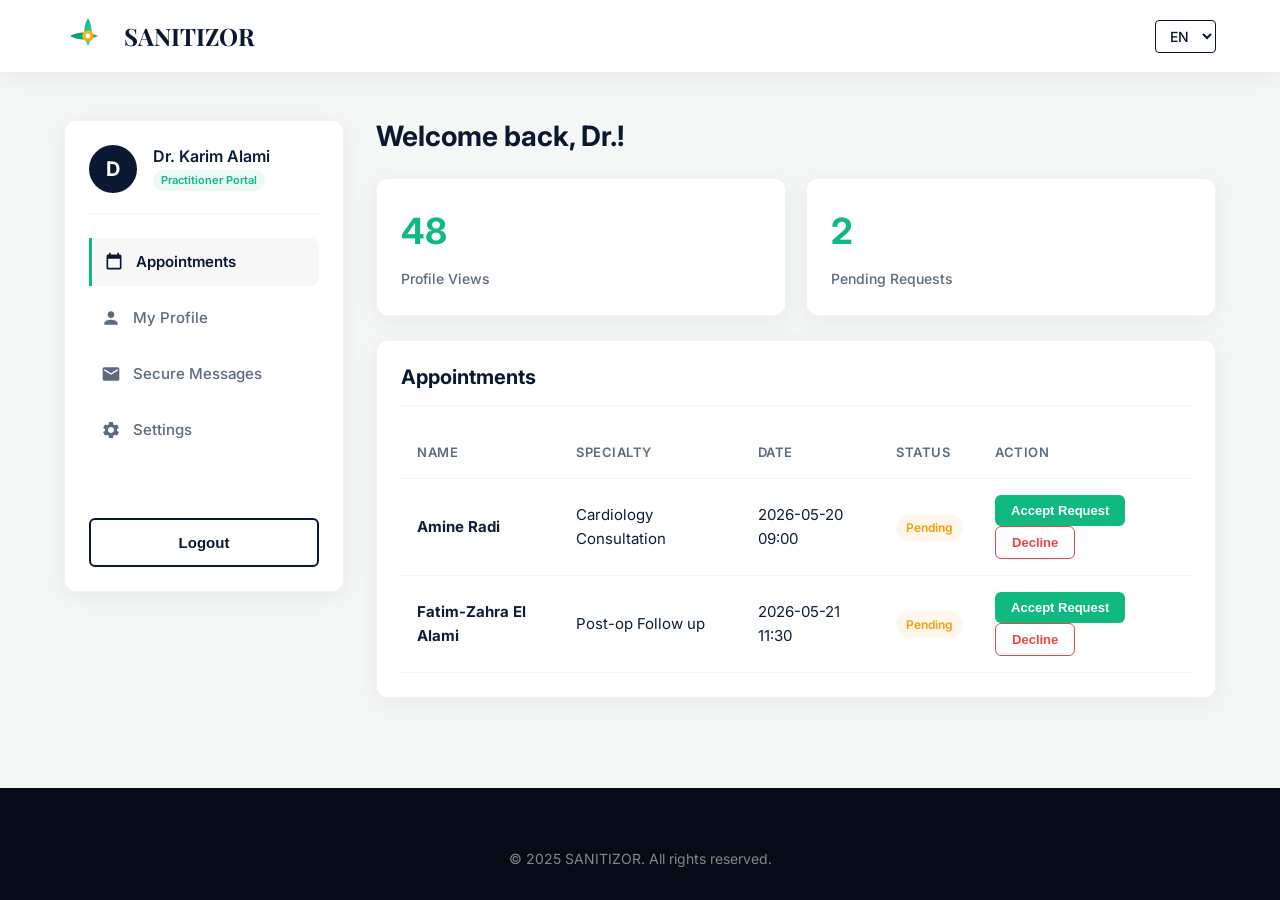
<file: dashboard.html>
<!DOCTYPE html>
<html lang="en" dir="ltr">
<head>
    <meta charset="UTF-8">
    <meta name="viewport" content="width=device-width, initial-scale=1.0">
    <title>SANITIZOR - Dashboard</title>
    <link rel="preconnect" href="https://fonts.googleapis.com">
    <link rel="preconnect" href="https://fonts.gstatic.com" crossorigin>
    <link href="https://fonts.googleapis.com/css2?family=Inter:wght@400;500;600;700&family=Playfair+Display:wght@600;700;800&display=swap" rel="stylesheet">
    <link href="https://fonts.googleapis.com/css2?family=Cairo:wght@400;600;700&display=swap" rel="stylesheet">
    <link rel="stylesheet" href="style.css">
</head>
<body class="dashboard-body">
    <!-- Navbar -->
    <nav class="nav scrolled">
        <div class="container nav-inner">
            <a href="index.html" class="nav-logo">
                <img src="./imgs/logo.svg" alt="SANITIZOR">
                <span>SANITIZOR</span>
            </a>
            <div class="nav-right">
                <select id="langSwitcher" class="lang-switcher">
                    <option value="en">EN</option>
                    <option value="fr">FR</option>
                    <option value="ar">AR</option>
                </select>
            </div>
        </div>
    </nav>

    <!-- Dashboard Main Area -->
    <section class="dashboard-section">
        <div class="container dashboard-container">
            <!-- Sidebar Panel -->
            <aside class="dashboard-sidebar">
                <div class="user-profile-summary">
                    <div class="avatar-circle" id="userAvatar">U</div>
                    <div class="user-details">
                        <h4 id="userNameDisplay">John Doe</h4>
                        <span id="userRoleBadge" class="role-badge" data-i18n="dash_role_patient">Patient Portal</span>
                    </div>
                </div>

                <ul class="dashboard-menu">
                    <li class="menu-item active" data-tab="appointments">
                        <svg viewBox="0 0 24 24" class="menu-icon"><path d="M19 3h-1V1h-2v2H8V1H6v2H5c-1.11 0-1.99.9-1.99 2L3 19c0 1.1.89 2 2 2h14c1.1 0 2-.9 2-2V5c0-1.1-.9-2-2-2zm0 16H5V8h14v11z" fill="currentColor"/></svg>
                        <span data-i18n="dash_appointments">Appointments</span>
                    </li>
                    <li class="menu-item" data-tab="profile">
                        <svg viewBox="0 0 24 24" class="menu-icon"><path d="M12 12c2.21 0 4-1.79 4-4s-1.79-4-4-4-4 1.79-4 4 1.79 4 4 4zm0 2c-2.67 0-8 1.34-8 4v2h16v-2c0-2.66-5.33-4-8-4z" fill="currentColor"/></svg>
                        <span data-i18n="dash_profile">My Profile</span>
                    </li>
                    <li class="menu-item" data-tab="messages">
                        <svg viewBox="0 0 24 24" class="menu-icon"><path d="M20 4H4c-1.1 0-1.99.9-1.99 2L2 18c0 1.1.9 2 2 2h16c1.1 0 2-.9 2-2V6c0-1.1-.9-2-2-2zm0 4l-8 5-8-5V6l8 5 8-5v2z" fill="currentColor"/></svg>
                        <span data-i18n="dash_messages">Secure Messages</span>
                    </li>
                    <li class="menu-item" data-tab="settings">
                        <svg viewBox="0 0 24 24" class="menu-icon"><path d="M19.14 12.94c.04-.3.06-.61.06-.94 0-.32-.02-.64-.07-.94l2.03-1.58c.18-.14.23-.41.12-.61l-1.92-3.32c-.12-.22-.37-.29-.59-.22l-2.39.96c-.5-.38-1.03-.7-1.62-.94l-.36-2.54c-.04-.24-.24-.41-.48-.41h-3.84c-.24 0-.43.17-.47.41l-.36 2.54c-.59.24-1.13.57-1.62.94l-2.39-.96c-.22-.08-.47 0-.59.22L2.74 8.87c-.12.21-.08.47.12.61l2.03 1.58c-.05.3-.09.63-.09.94s.02.64.07.94l-2.03 1.58c-.18.14-.23.41-.12.61l1.92 3.32c.12.22.37.29.59.22l2.39-.96c.5.38 1.03.7 1.62.94l.36 2.54c.05.24.24.41.48.41h3.84c.24 0 .44-.17.47-.41l.36-2.54c.59-.24 1.13-.56 1.62-.94l2.39.96c.22.08.47 0 .59-.22l1.92-3.32c.12-.22.07-.47-.12-.61l-2.01-1.58zM12 15.6c-1.98 0-3.6-1.62-3.6-3.6s1.62-3.6 3.6-3.6 3.6 1.62 3.6 3.6-1.62 3.6-3.6 3.6z" fill="currentColor"/></svg>
                        <span data-i18n="dash_settings">Settings</span>
                    </li>
                </ul>

                <button class="btn btn-outline btn-full logout-btn" id="logoutBtn" data-i18n="dash_logout">Logout</button>
            </aside>

            <!-- Main Content Viewport -->
            <main class="dashboard-content" id="mainContent">
                <!-- Welcome Title -->
                <div class="dash-header">
                    <h2><span data-i18n="dash_welcome">Welcome back</span>, <span id="welcomeName">John</span>!</h2>
                </div>

                <!-- Stats Grid -->
                <div class="stats-grid" id="statsGrid">
                    <!-- Dynamic stats cards based on type -->
                </div>

                <!-- Active tab content -->
                <div class="dash-card">
                    <div class="dash-card-header">
                        <h3 data-i18n="dash_appointments">Appointments</h3>
                        <div id="actionArea">
                            <!-- Action button injected here -->
                        </div>
                    </div>
                    <div class="table-responsive">
                        <table class="dash-table">
                            <thead>
                                <tr id="tableHeaders">
                                    <!-- Injected headers -->
                                </tr>
                            </thead>
                            <tbody id="appointmentsTableBody">
                                <!-- Injected rows -->
                            </tbody>
                        </table>
                    </div>
                </div>
            </main>
        </div>
    </section>

    <!-- Footer -->
    <footer>
        <div class="container">
            <div class="footer-bottom" style="border-top: none; padding-top: 0;">
                <p data-i18n="footer_copyright">&copy; 2025 SANITIZOR. All rights reserved.</p>
            </div>
        </div>
    </footer>

    <!-- Scripts -->
    <script src="translations.js"></script>
    <script>
        // Logged-in User Info Setup
        let user = JSON.parse(localStorage.getItem('sanitizor_current_user')) || {
            name: "Dr. Karim Alami",
            email: "karim@sanitizor.com",
            type: "doctor"
        };

        // Static dynamic mock data tables
        let patientAppointments = [
            { id: 1, name: "Dr. Ahmed Mansour", specialty: "spec_cardio", date: "2026-05-24 10:30", status: "Confirmed", statusClass: "badge-success" },
            { id: 2, name: "Dr. Sarah Benani", specialty: "spec_derma", date: "2026-05-12 14:00", status: "Completed", statusClass: "badge-neutral" }
        ];

        let doctorRequests = [
            { id: 1, name: "Amine Radi", specialty: "Cardiology Consultation", date: "2026-05-20 09:00", status: "Pending", statusClass: "badge-warning" },
            { id: 2, name: "Fatim-Zahra El Alami", specialty: "Post-op Follow up", date: "2026-05-21 11:30", status: "Pending", statusClass: "badge-warning" }
        ];

        // Setup User details in DOM
        function setupUserDOM() {
            document.getElementById('userNameDisplay').textContent = user.name;
            document.getElementById('welcomeName').textContent = user.name.split(' ')[0];
            document.getElementById('userAvatar').textContent = user.name.charAt(0).toUpperCase();

            const badge = document.getElementById('userRoleBadge');
            if (user.type === 'doctor') {
                badge.setAttribute('data-i18n', 'dash_role_doctor');
            } else {
                badge.setAttribute('data-i18n', 'dash_role_patient');
            }
        }

        // Render metrics cards
        function renderStats() {
            const statsGrid = document.getElementById('statsGrid');
            const lang = localStorage.getItem('sanitizor_lang') || 'en';

            if (user.type === 'doctor') {
                statsGrid.innerHTML = `
                    <div class="stat-card">
                        <span class="stat-num">48</span>
                        <span class="stat-lbl" data-i18n="stat_profile_views">Profile Views</span>
                    </div>
                    <div class="stat-card">
                        <span class="stat-num" id="pendingRequestsCount">2</span>
                        <span class="stat-lbl" data-i18n="stat_pending_requests">Pending Requests</span>
                    </div>
                `;
            } else {
                statsGrid.innerHTML = `
                    <div class="stat-card">
                        <span class="stat-num">2</span>
                        <span class="stat-lbl" data-i18n="stat_total_bookings">Total Appointments</span>
                    </div>
                    <div class="stat-card">
                        <span class="stat-num">1</span>
                        <span class="stat-lbl" data-i18n="stat_reviews_written">Reviews Written</span>
                    </div>
                `;
            }
        }

        // Render Tab content elements
        function renderAppointments() {
            const tableHeaders = document.getElementById('tableHeaders');
            const tbody = document.getElementById('appointmentsTableBody');
            const actionArea = document.getElementById('actionArea');
            const lang = localStorage.getItem('sanitizor_lang') || 'en';

            // Translations lookup
            const colName = translations[lang]['col_name'] || 'Name';
            const colSpec = translations[lang]['col_specialty'] || 'Specialty';
            const colDate = translations[lang]['col_date'] || 'Date';
            const colStatus = translations[lang]['col_status'] || 'Status';
            const colAction = translations[lang]['col_action'] || 'Action';
            const btnFind = translations[lang]['btn_find_doctor'] || 'Search Doctors';
            const btnAccept = translations[lang]['btn_accept'] || 'Accept';
            const btnDecline = translations[lang]['btn_decline'] || 'Decline';

            if (user.type === 'doctor') {
                tableHeaders.innerHTML = `
                    <th>${colName}</th>
                    <th>${colSpec}</th>
                    <th>${colDate}</th>
                    <th>${colStatus}</th>
                    <th>${colAction}</th>
                `;

                if (doctorRequests.length === 0) {
                    tbody.innerHTML = `<tr><td colspan="5" style="text-align: center; color: var(--text-secondary);">No requests found.</td></tr>`;
                    return;
                }

                tbody.innerHTML = doctorRequests.map(req => {
                    let actionsHtml = '';
                    if (req.status === 'Pending') {
                        actionsHtml = `
                            <button class="btn btn-primary btn-sm btn-accept" onclick="handleDoctorRequest(${req.id}, 'Accept')">${btnAccept}</button>
                            <button class="btn btn-outline btn-sm btn-decline" onclick="handleDoctorRequest(${req.id}, 'Decline')">${btnDecline}</button>
                        `;
                    } else {
                        actionsHtml = `<span style="font-size: 13px; font-weight: 500; color: var(--text-secondary);">N/A</span>`;
                    }

                    return `
                        <tr id="req-row-${req.id}">
                            <td><strong>${req.name}</strong></td>
                            <td>${req.specialty}</td>
                            <td>${req.date}</td>
                            <td><span class="badge ${req.statusClass}" id="req-badge-${req.id}">${req.status}</span></td>
                            <td id="req-actions-${req.id}">${actionsHtml}</td>
                        </tr>
                    `;
                }).join('');
                actionArea.innerHTML = '';
            } else {
                tableHeaders.innerHTML = `
                    <th>${colName}</th>
                    <th>${colSpec}</th>
                    <th>${colDate}</th>
                    <th>${colStatus}</th>
                `;

                tbody.innerHTML = patientAppointments.map(app => {
                    const transSpec = translations[lang][app.specialty] || app.specialty;
                    return `
                        <tr>
                            <td><strong>${app.name}</strong></td>
                            <td><span class="tag-specialty">${transSpec}</span></td>
                            <td>${app.date}</td>
                            <td><span class="badge ${app.statusClass}">${app.status}</span></td>
                        </tr>
                    `;
                }).join('');

                actionArea.innerHTML = `<a href="index.html" class="btn btn-primary btn-sm">${btnFind}</a>`;
            }
        }

        // Live request handlers
        window.handleDoctorRequest = function(id, action) {
            const badge = document.getElementById(`req-badge-${id}`);
            const actionsCell = document.getElementById(`req-actions-${id}`);
            const row = document.getElementById(`req-row-${id}`);

            if (action === 'Accept') {
                badge.className = 'badge badge-success';
                badge.textContent = 'Confirmed';
                
                // Update local array item
                const request = doctorRequests.find(r => r.id === id);
                if (request) {
                    request.status = 'Confirmed';
                    request.statusClass = 'badge-success';
                }

                actionsCell.innerHTML = `<span style="color: var(--accent); font-weight: 500; font-size:14px;">Accepted</span>`;
                
                // Decrement pending stats
                const activeCountEl = document.getElementById('pendingRequestsCount');
                if (activeCountEl) {
                    const currentNum = parseInt(activeCountEl.textContent);
                    activeCountEl.textContent = Math.max(0, currentNum - 1);
                }
            } else {
                // Fade out row animation
                row.style.opacity = '0.5';
                row.style.pointerEvents = 'none';
                setTimeout(() => {
                    doctorRequests = doctorRequests.filter(r => r.id !== id);
                    renderAppointments();
                    
                    const activeCountEl = document.getElementById('pendingRequestsCount');
                    if (activeCountEl) {
                        const currentNum = parseInt(activeCountEl.textContent);
                        activeCountEl.textContent = Math.max(0, currentNum - 1);
                    }
                }, 400);
            }
        }

        // Tab selection logic
        const menuItems = document.querySelectorAll('.menu-item');
        menuItems.forEach(item => {
            item.addEventListener('click', () => {
                menuItems.forEach(el => el.classList.remove('active'));
                item.classList.add('active');

                const tab = item.getAttribute('data-tab');
                // Tab view injection (mock tab displays)
                if (tab !== 'appointments') {
                    document.getElementById('mainContent').innerHTML = `
                        <div class="dash-header">
                            <h2>${item.querySelector('span').textContent}</h2>
                        </div>
                        <div class="dash-card">
                            <p style="color: var(--text-secondary); padding: 20px 0;">This section is secure. In a live system, dynamic forms or profiles would be managed here.</p>
                        </div>
                    `;
                } else {
                    // Restore Appointments home view
                    window.location.reload();
                }
            });
        });

        // Logout
        document.getElementById('logoutBtn').addEventListener('click', () => {
            localStorage.removeItem('sanitizor_current_user');
            window.location.href = 'index.html';
        });

        // Multi-language Translation
        function setLanguage(lang) {
            localStorage.setItem('sanitizor_lang', lang);
            
            if (lang === 'ar') {
                document.documentElement.setAttribute('dir', 'rtl');
                document.documentElement.lang = 'ar';
                document.body.classList.add('rtl-font');
            } else {
                document.documentElement.setAttribute('dir', 'ltr');
                document.documentElement.lang = lang;
                document.body.classList.remove('rtl-font');
            }

            document.querySelectorAll('[data-i18n]').forEach(element => {
                const key = element.getAttribute('data-i18n');
                if (translations[lang] && translations[lang][key]) {
                    element.textContent = translations[lang][key];
                }
            });

            // Re-render lists to update translated strings
            renderStats();
            renderAppointments();
        }

        // Initialization
        document.addEventListener('DOMContentLoaded', () => {
            setupUserDOM();
            
            const savedLang = localStorage.getItem('sanitizor_lang') || 'en';
            const langSwitcher = document.getElementById('langSwitcher');
            
            if (langSwitcher) {
                langSwitcher.value = savedLang;
                langSwitcher.addEventListener('change', (e) => {
                    setLanguage(e.target.value);
                });
            }
            
            setLanguage(savedLang);
        });
    </script>
</body>
</html>
</file>
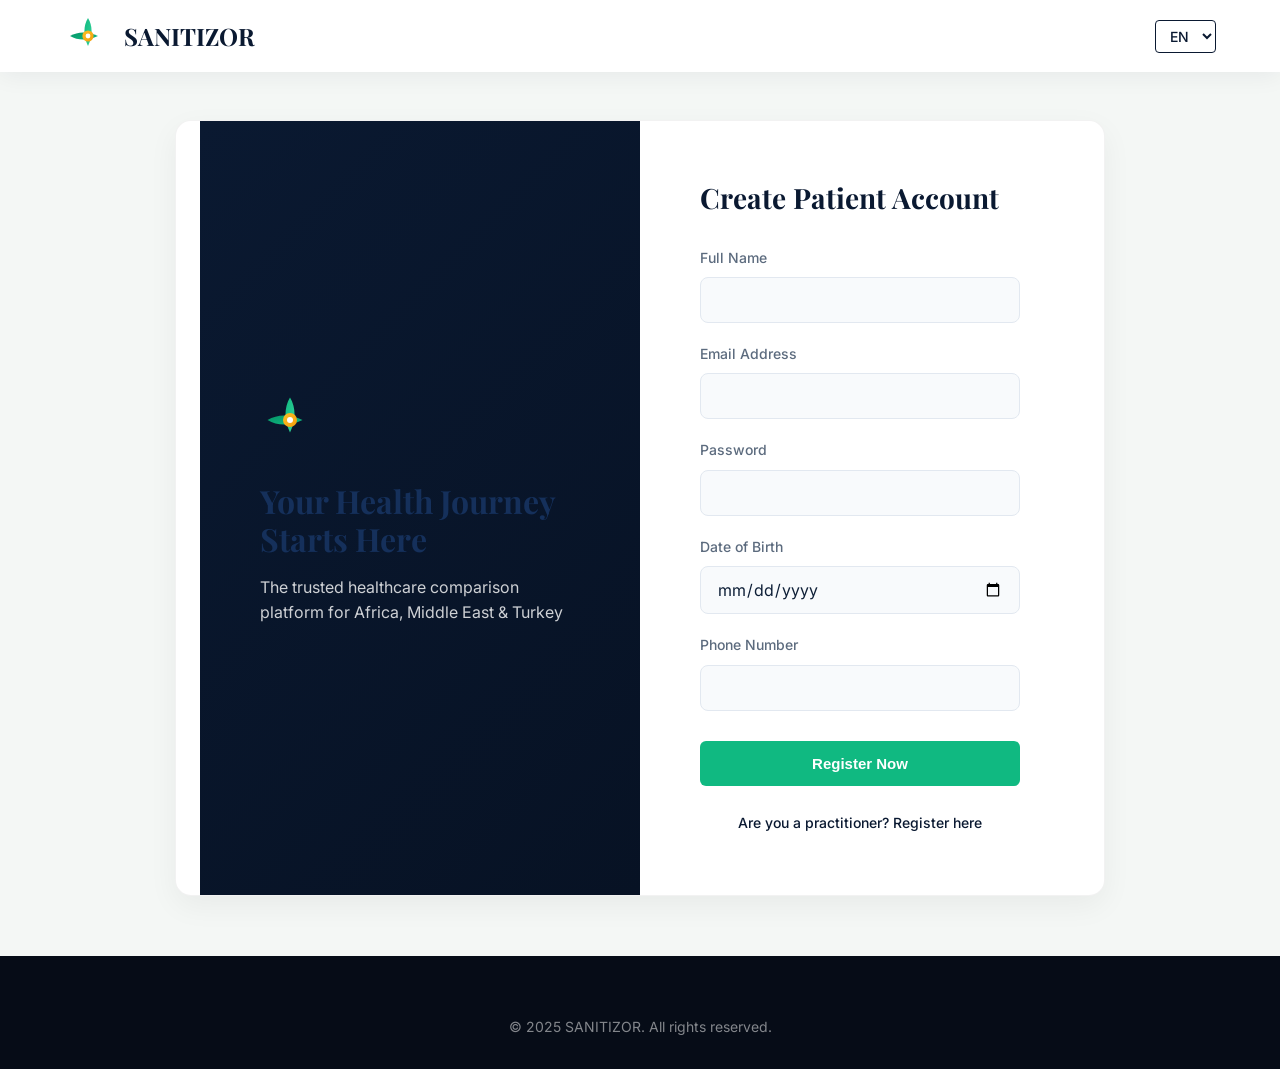
<file: inscription.html>
<!DOCTYPE html>
<html lang="en" dir="ltr">
<head>
    <meta charset="UTF-8">
    <meta name="viewport" content="width=device-width, initial-scale=1.0">
    <title>SANITIZOR - Join the Healthcare Platform</title>
    <link rel="preconnect" href="https://fonts.googleapis.com">
    <link rel="preconnect" href="https://fonts.gstatic.com" crossorigin>
    <link href="https://fonts.googleapis.com/css2?family=Inter:wght@400;500;600;700&family=Playfair+Display:wght@600;700;800&display=swap" rel="stylesheet">
    <link href="https://fonts.googleapis.com/css2?family=Cairo:wght@400;600;700&display=swap" rel="stylesheet">
    <link rel="stylesheet" href="style.css">
</head>
<body class="auth-body">
    <!-- Mini Navbar for Registration Page -->
    <nav class="nav scrolled">
        <div class="container nav-inner">
            <a href="index.html" class="nav-logo">
                <img src="./imgs/logo.svg" alt="SANITIZOR">
                <span>SANITIZOR</span>
            </a>
            <div class="nav-right">
                <select id="langSwitcher" class="lang-switcher">
                    <option value="en">EN</option>
                    <option value="fr">FR</option>
                    <option value="ar">AR</option>
                </select>
            </div>
        </div>
    </nav>

    <!-- Main Registration Section -->
    <section class="auth-section">
        <div class="container auth-container">
            <!-- Left Side: Branding / Welcome Card -->
            <div class="auth-sidebar">
                <div class="auth-sidebar-content">
                    <img src="./imgs/logo.svg" alt="SANITIZOR Logo" class="auth-sidebar-logo">
                    <h2 id="sidebarTitle" data-i18n="hero_title">Your Health Journey Starts Here</h2>
                    <p id="sidebarSubtitle" data-i18n="hero_tagline">The trusted healthcare platform for Africa, Middle East & Turkey</p>
                </div>
            </div>

            <!-- Right Side: Form Card -->
            <div class="auth-form-card">
                <h2 id="formTitle" data-i18n="reg_title_patient">Create Account</h2>
                
                <form id="registrationForm" class="auth-form">
                    <div class="form-group">
                        <label for="regName" data-i18n="label_name">Full Name</label>
                        <input type="text" id="regName" required>
                    </div>

                    <div class="form-group">
                        <label for="regEmail" data-i18n="label_email">Email Address</label>
                        <input type="email" id="regEmail" required>
                    </div>

                    <div class="form-group">
                        <label for="regPassword" data-i18n="label_password">Password</label>
                        <input type="password" id="regPassword" required>
                    </div>

                    <!-- Patient Specific Field -->
                    <div class="form-group" id="patientFields">
                        <label for="regBirthdate" data-i18n="label_birthdate">Date of Birth</label>
                        <input type="date" id="regBirthdate">
                    </div>

                    <!-- Doctor Specific Field -->
                    <div class="form-group hidden" id="doctorFields">
                        <label for="regLicense" data-i18n="label_license">Medical License Number</label>
                        <input type="text" id="regLicense">
                    </div>

                    <div class="form-group">
                        <label for="regPhone" data-i18n="label_phone">Phone Number</label>
                        <input type="tel" id="regPhone" required>
                    </div>

                    <button type="submit" class="btn btn-primary btn-full" data-i18n="btn_register">Register Now</button>
                </form>

                <div class="success-message" id="regSuccess" data-i18n="reg_success">
                    Registration successful! Redirecting...
                </div>

                <div class="auth-switch">
                    <a href="#" id="switchTypeLink" data-i18n="btn_switch_to_doctor">Are you a practitioner? Register here</a>
                </div>
            </div>
        </div>
    </section>

    <!-- Footer -->
    <footer style="margin-top: auto;">
        <div class="container">
            <div class="footer-bottom" style="border-top: none; padding-top: 0;">
                <p data-i18n="footer_copyright">&copy; 2025 SANITIZOR. All rights reserved.</p>
            </div>
        </div>
    </footer>

    <!-- Translation / Logic script -->
    <script src="translations.js"></script>
    <script>
        // Track current registration type
        let currentType = 'patient';

        // URL parameter detection
        function getRegTypeFromURL() {
            const params = new URLSearchParams(window.location.search);
            return params.get('type') === 'doctor' ? 'doctor' : 'patient';
        }

        // Setup the form fields based on registration type (Patient / Doctor)
        function setFormType(type) {
            currentType = type;
            const formTitle = document.getElementById('formTitle');
            const patientFields = document.getElementById('patientFields');
            const doctorFields = document.getElementById('doctorFields');
            const switchTypeLink = document.getElementById('switchTypeLink');
            const regBirthdate = document.getElementById('regBirthdate');
            const regLicense = document.getElementById('regLicense');

            if (type === 'doctor') {
                formTitle.setAttribute('data-i18n', 'reg_title_doctor');
                switchTypeLink.setAttribute('data-i18n', 'btn_switch_to_patient');
                
                patientFields.classList.add('hidden');
                doctorFields.classList.remove('hidden');
                
                regBirthdate.removeAttribute('required');
                regLicense.setAttribute('required', 'true');
            } else {
                formTitle.setAttribute('data-i18n', 'reg_title_patient');
                switchTypeLink.setAttribute('data-i18n', 'btn_switch_to_doctor');
                
                patientFields.classList.remove('hidden');
                doctorFields.classList.add('hidden');
                
                regBirthdate.setAttribute('required', 'true');
                regLicense.removeAttribute('required');
            }

            // Retranslate values
            const activeLang = localStorage.getItem('sanitizor_lang') || 'en';
            setLanguage(activeLang);
        }

        // Dynamic multi-language translator
        function setLanguage(lang) {
            localStorage.setItem('sanitizor_lang', lang);
            
            if (lang === 'ar') {
                document.documentElement.setAttribute('dir', 'rtl');
                document.documentElement.lang = 'ar';
                document.body.classList.add('rtl-font');
            } else {
                document.documentElement.setAttribute('dir', 'ltr');
                document.documentElement.lang = lang;
                document.body.classList.remove('rtl-font');
            }

            document.querySelectorAll('[data-i18n]').forEach(element => {
                const key = element.getAttribute('data-i18n');
                if (translations[lang] && translations[lang][key]) {
                    element.textContent = translations[lang][key];
                }
            });
        }

        // Form Submit Handler
        const registrationForm = document.getElementById('registrationForm');
        const regSuccess = document.getElementById('regSuccess');

        if (registrationForm && regSuccess) {
            registrationForm.addEventListener('submit', async (e) => {
                e.preventDefault();
                const submitBtn = e.target.querySelector('button[type="submit"]');
                const originalBtnText = submitBtn.innerText;
                
                submitBtn.innerText = '...';
                submitBtn.disabled = true;

                try {
                    // Simulate registration API save
                    await new Promise(resolve => setTimeout(resolve, 1000));
                    
                    const name = document.getElementById('regName').value;
                    const email = document.getElementById('regEmail').value;
                    
                    const currentUser = { name, email, type: currentType };
                    localStorage.setItem('sanitizor_current_user', JSON.stringify(currentUser));
                    
                    const users = JSON.parse(localStorage.getItem('sanitizor_users') || '[]');
                    users.push(currentUser);
                    localStorage.setItem('sanitizor_users', JSON.stringify(users));

                    regSuccess.classList.add('show');
                    registrationForm.reset();

                    setTimeout(() => {
                        window.location.href = 'dashboard.html';
                    }, 2000);

                } catch (error) {
                    console.error('Error:', error);
                } finally {
                    submitBtn.innerText = originalBtnText;
                    submitBtn.disabled = false;
                }
            });
        }

        // Toggle user type link
        const switchTypeLink = document.getElementById('switchTypeLink');
        if (switchTypeLink) {
            switchTypeLink.addEventListener('click', (e) => {
                e.preventDefault();
                const targetType = currentType === 'patient' ? 'doctor' : 'patient';
                
                // Update URL parameter seamlessly
                const newUrl = window.location.protocol + "//" + window.location.host + window.location.pathname + '?type=' + targetType;
                window.history.pushState({ path: newUrl }, '', newUrl);
                
                setFormType(targetType);
            });
        }

        // Initialization
        document.addEventListener('DOMContentLoaded', () => {
            const savedLang = localStorage.getItem('sanitizor_lang') || 'en';
            const langSwitcher = document.getElementById('langSwitcher');
            
            if (langSwitcher) {
                langSwitcher.value = savedLang;
                langSwitcher.addEventListener('change', (e) => {
                    setLanguage(e.target.value);
                });
            }
            
            const startType = getRegTypeFromURL();
            setFormType(startType);
        });
    </script>
</body>
</html>
</file>
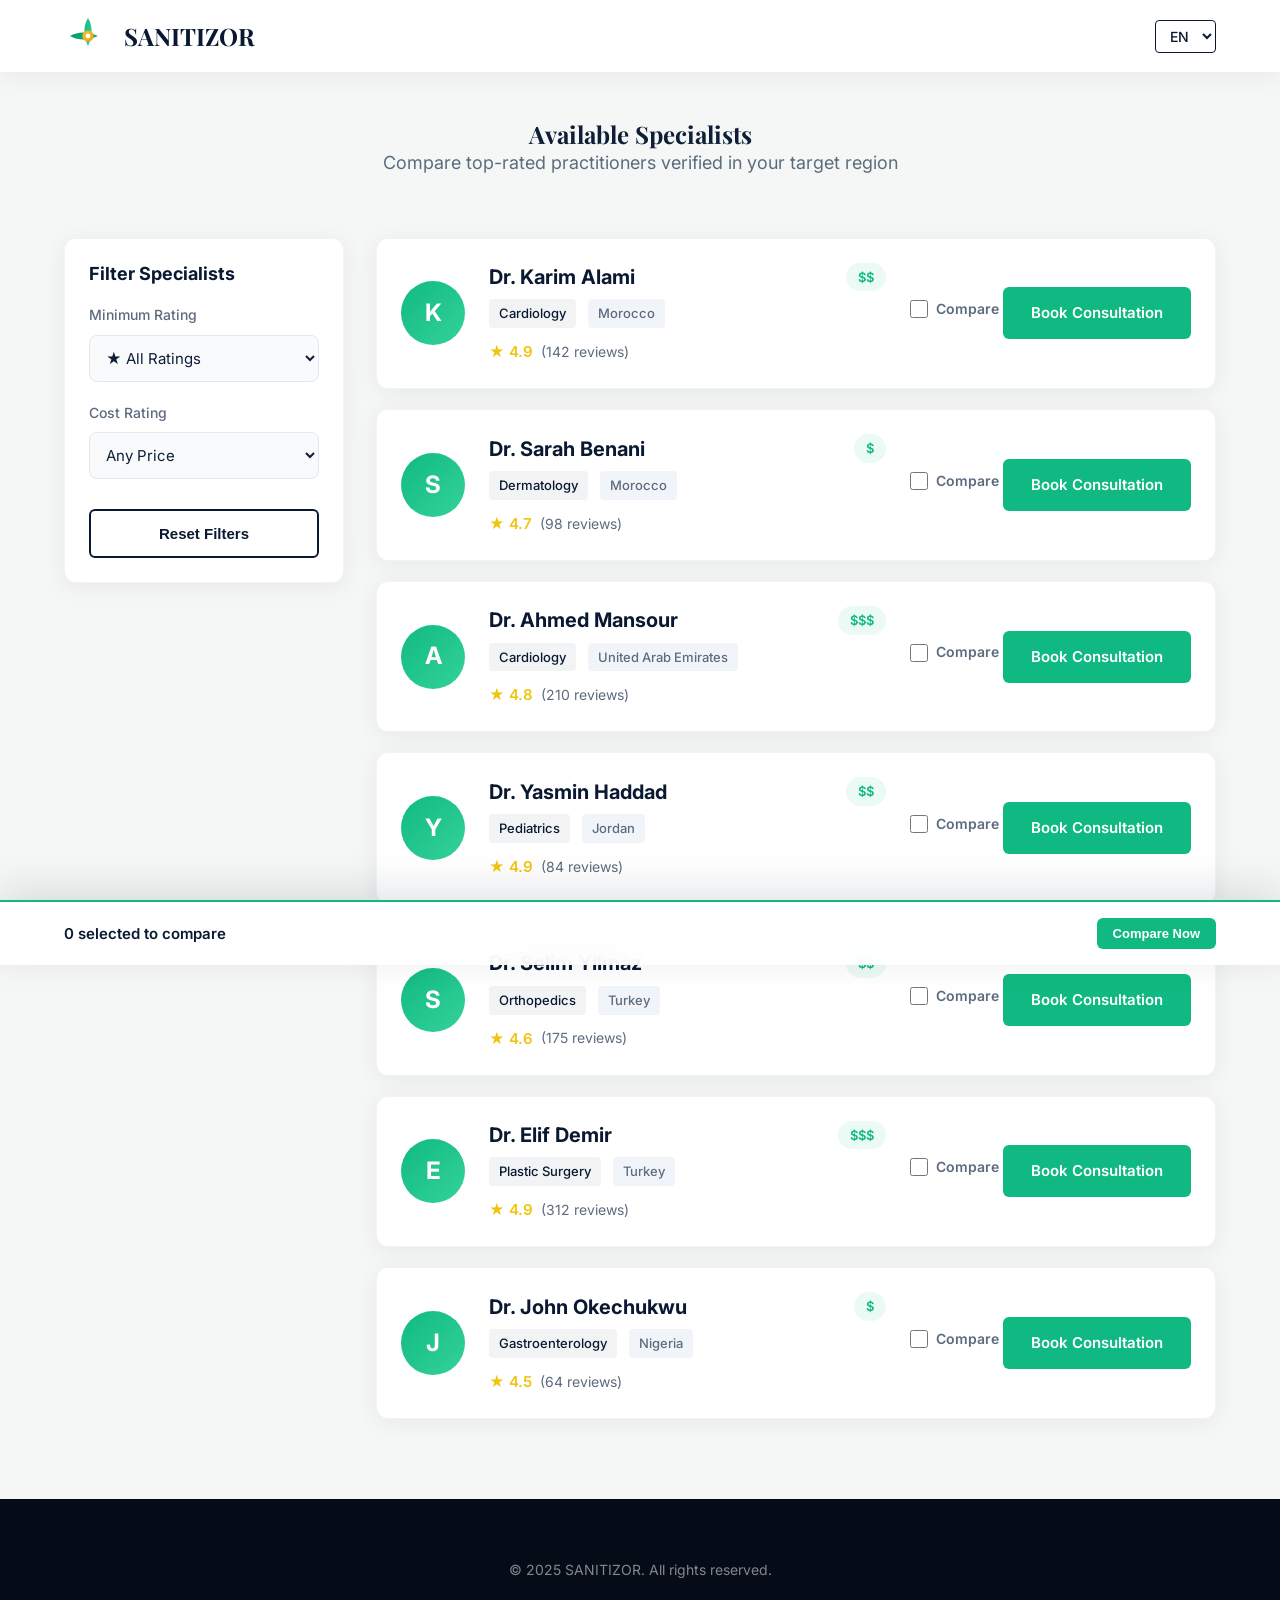
<file: recherche.html>
<!DOCTYPE html>
<html lang="en" dir="ltr">
<head>
    <meta charset="UTF-8">
    <meta name="viewport" content="width=device-width, initial-scale=1.0">
    <title>SANITIZOR - Search Healthcare Specialists</title>
    <link rel="preconnect" href="https://fonts.googleapis.com">
    <link rel="preconnect" href="https://fonts.gstatic.com" crossorigin>
    <link href="https://fonts.googleapis.com/css2?family=Inter:wght@400;500;600;700&family=Playfair+Display:wght@600;700;800&display=swap" rel="stylesheet">
    <link href="https://fonts.googleapis.com/css2?family=Cairo:wght@400;600;700&display=swap" rel="stylesheet">
    <link rel="stylesheet" href="style.css">
</head>
<body class="search-body">
    <!-- Navbar -->
    <nav class="nav scrolled">
        <div class="container nav-inner">
            <a href="index.html" class="nav-logo">
                <img src="./imgs/logo.svg" alt="SANITIZOR">
                <span>SANITIZOR</span>
            </a>
            <div class="nav-right">
                <select id="langSwitcher" class="lang-switcher">
                    <option value="en">EN</option>
                    <option value="fr">FR</option>
                    <option value="ar">AR</option>
                </select>
            </div>
        </div>
    </nav>

    <!-- Search Section -->
    <section class="search-section">
        <div class="container">
            <div class="section-header">
                <h1 data-i18n="search_results_title">Available Specialists</h1>
                <p data-i18n="search_results_subtitle">Compare top-rated practitioners verified in your target region</p>
            </div>

            <div class="search-layout">
                <!-- Filters Sidebar -->
                <aside class="filter-sidebar">
                    <div class="filter-card">
                        <h3 data-i18n="filter_title">Filter Specialists</h3>
                        
                        <!-- Minimum Rating Filter -->
                        <div class="filter-group">
                            <label data-i18n="filter_rating">Minimum Rating</label>
                            <select id="filterRatingSelect">
                                <option value="all">★ All Ratings</option>
                                <option value="4.8">★ 4.8 & Above</option>
                                <option value="4.5">★ 4.5 & Above</option>
                                <option value="4.0">★ 4.0 & Above</option>
                            </select>
                        </div>

                        <!-- Price Filter -->
                        <div class="filter-group">
                            <label data-i18n="filter_price">Cost Rating</label>
                            <select id="filterPriceSelect">
                                <option value="all">Any Price</option>
                                <option value="1">$ (Budget-Friendly)</option>
                                <option value="2">$$ (Moderate)</option>
                                <option value="3">$$$ (Premium)</option>
                            </select>
                        </div>

                        <button id="btnClearFilters" class="btn btn-outline btn-full" data-i18n="filter_clear">Reset Filters</button>
                    </div>
                </aside>

                <!-- Doctor Results List -->
                <main class="results-list" id="resultsList">
                    <!-- Doctor Cards will be injected dynamically -->
                </main>
            </div>
        </div>
    </section>

    <!-- Floating Comparison Bar -->
    <div class="comparison-bar" id="comparisonBar">
        <div class="container comparison-bar-inner">
            <span id="compareCountText" style="font-weight: 600; font-size: 15px; color: var(--primary);">0 selected to compare</span>
            <button class="btn btn-primary btn-sm" id="btnLaunchComparison" disabled data-i18n="btn_compare">Compare Now</button>
        </div>
    </div>

    <!-- Comparison Modal -->
    <div class="comparison-modal" id="comparisonModal">
        <div class="comparison-modal-content">
            <button class="close-modal-btn" id="closeComparisonModal">&times;</button>
            <h2 data-i18n="compare_title" style="margin-bottom: 8px; font-family: 'Playfair Display', serif; color: var(--primary);">Specialists Comparison</h2>
            <p style="color: var(--text-secondary); margin-bottom: 24px;">Analyze credentials, pricing index, and services side-by-side to make your choice</p>
            <div class="comparison-table-wrapper" id="comparisonTableWrapper">
                <!-- Table will be dynamically injected here -->
            </div>
        </div>
    </div>

    <!-- Footer -->
    <footer>
        <div class="container">
            <div class="footer-bottom" style="border-top: none; padding-top: 0;">
                <p data-i18n="footer_copyright">&copy; 2025 SANITIZOR. All rights reserved.</p>
            </div>
        </div>
    </footer>

    <!-- Database and Search Logic Scripts -->
    <script src="translations.js"></script>
    <script>
        // Micro Doctor database with rich comparative metadata
        const doctorsDb = [
            {
                id: 1,
                name: "Dr. Karim Alami",
                specialty: "cardiology",
                specKey: "spec_cardio",
                country: "ma",
                countryKey: "country_ma",
                region: "casablanca",
                rating: 4.9,
                reviews: 142,
                priceLevel: 2,
                priceSymbol: "$$",
                avatarLetter: "K",
                telehealth: true,
                languages: ["Français", "English", "العربية"]
            },
            {
                id: 2,
                name: "Dr. Sarah Benani",
                specialty: "dermatology",
                specKey: "spec_derma",
                country: "ma",
                countryKey: "country_ma",
                region: "rabat",
                rating: 4.7,
                reviews: 98,
                priceLevel: 1,
                priceSymbol: "$",
                avatarLetter: "S",
                telehealth: false,
                languages: ["Français", "العربية"]
            },
            {
                id: 3,
                name: "Dr. Ahmed Mansour",
                specialty: "cardiology",
                specKey: "spec_cardio",
                country: "ae",
                countryKey: "country_ae",
                region: "dubai",
                rating: 4.8,
                reviews: 210,
                priceLevel: 3,
                priceSymbol: "$$$",
                avatarLetter: "A",
                telehealth: true,
                languages: ["English", "العربية"]
            },
            {
                id: 4,
                name: "Dr. Yasmin Haddad",
                specialty: "pediatrics",
                specKey: "spec_pedia",
                country: "jo",
                countryKey: "country_jo",
                region: "amman",
                rating: 4.9,
                reviews: 84,
                priceLevel: 2,
                priceSymbol: "$$",
                avatarLetter: "Y",
                telehealth: true,
                languages: ["English", "العربية"]
            },
            {
                id: 5,
                name: "Dr. Selim Yilmaz",
                specialty: "orthopedics",
                specKey: "spec_ortho",
                country: "tr",
                countryKey: "country_tr",
                region: "ankara",
                rating: 4.6,
                reviews: 175,
                priceLevel: 2,
                priceSymbol: "$$",
                avatarLetter: "S",
                telehealth: false,
                languages: ["Türkçe", "English"]
            },
            {
                id: 6,
                name: "Dr. Elif Demir",
                specialty: "plastic_surgery",
                specKey: "spec_plastic",
                country: "tr",
                countryKey: "country_tr",
                region: "istanbul",
                rating: 4.9,
                reviews: 312,
                priceLevel: 3,
                priceSymbol: "$$$",
                avatarLetter: "E",
                telehealth: true,
                languages: ["Türkçe", "English", "Français"]
            },
            {
                id: 7,
                name: "Dr. John Okechukwu",
                specialty: "gastroenterology",
                specKey: "spec_gastro",
                country: "ng",
                countryKey: "country_ng",
                region: "lagos",
                rating: 4.5,
                reviews: 64,
                priceLevel: 1,
                priceSymbol: "$",
                avatarLetter: "J",
                telehealth: true,
                languages: ["English"]
            }
        ];

        // Read query parameters
        function getQueryParams() {
            const params = new URLSearchParams(window.location.search);
            return {
                specialty: params.get('specialty') || '',
                country: params.get('country') || '',
                region: params.get('region') || ''
            };
        }

        // Render matched results
        function renderResults() {
            const query = getQueryParams();
            const minRating = document.getElementById('filterRatingSelect').value;
            const priceLevel = document.getElementById('filterPriceSelect').value;
            const resultsList = document.getElementById('resultsList');
            const lang = localStorage.getItem('sanitizor_lang') || 'en';

            // Filter logic including region sub-filter
            let filteredDocs = doctorsDb.filter(doc => {
                const specMatch = !query.specialty || doc.specialty === query.specialty;
                const countryMatch = !query.country || doc.country === query.country;
                const regionMatch = !query.region || doc.region === query.region;
                const ratingMatch = minRating === 'all' || doc.rating >= parseFloat(minRating);
                const priceMatch = priceLevel === 'all' || doc.priceLevel === parseInt(priceLevel);

                return specMatch && countryMatch && regionMatch && ratingMatch && priceMatch;
            });

            // If empty, show fallback recommended doctors
            if (filteredDocs.length === 0) {
                resultsList.innerHTML = `
                    <div class="no-results-card">
                        <svg viewBox="0 0 24 24" width="48" height="48" style="color: var(--accent); margin-bottom: 16px;"><path d="M12 2C6.48 2 2 6.48 2 12s4.48 10 10 10 10-4.48 10-10S17.52 2 12 2zm1 15h-2v-6h2v6zm0-8h-2V7h2v2z" fill="currentColor"/></svg>
                        <p data-i18n="no_results" style="font-weight: 500; font-size: 16px; color: var(--text-secondary);">No specialists match your active filters. Try resetting them.</p>
                    </div>
                `;
                translatePage();
                return;
            }

            // Generate HTML
            resultsList.innerHTML = filteredDocs.map(doc => {
                const docSpec = translations[lang][doc.specKey] || doc.specialty;
                const docCountry = translations[lang][doc.countryKey] || doc.country;
                const btnText = translations[lang]['btn_book'] || 'Book Consultation';
                const isChecked = selectedCompareIds.includes(doc.id) ? 'checked' : '';

                return `
                    <div class="doctor-card">
                        <div class="doctor-avatar">${doc.avatarLetter}</div>
                        <div class="doctor-info">
                            <div class="doctor-header-row">
                                <h3>${doc.name}</h3>
                                <span class="price-badge">${doc.priceSymbol}</span>
                            </div>
                            <p class="doctor-meta">
                                <span class="tag-specialty">${docSpec}</span>
                                <span class="tag-country">${docCountry}</span>
                            </p>
                            <div class="doctor-rating">
                                <span class="stars">★ ${doc.rating}</span>
                                <span class="reviews-count">(${doc.reviews} reviews)</span>
                            </div>
                        </div>
                        <div class="doctor-actions">
                            <label class="compare-checkbox-container">
                                <input type="checkbox" class="compare-checkbox" data-id="${doc.id}" ${isChecked} onchange="handleCompareChange(this)">
                                <span data-i18n="compare_checkbox">Compare</span>
                            </label>
                            <a href="inscription.html?type=patient" class="btn btn-primary">${btnText}</a>
                        </div>
                    </div>
                `;
            }).join('');

            translatePage();
        }

        // Comparison Logic
        let selectedCompareIds = [];

        window.handleCompareChange = function(checkbox) {
            const docId = parseInt(checkbox.getAttribute('data-id'));
            if (checkbox.checked) {
                if (selectedCompareIds.length >= 3) {
                    checkbox.checked = false;
                    alert(localStorage.getItem('sanitizor_lang') === 'fr' 
                        ? "Vous pouvez comparer jusqu'à 3 médecins maximum." 
                        : "You can compare up to 3 specialists maximum.");
                    return;
                }
                if (!selectedCompareIds.includes(docId)) {
                    selectedCompareIds.push(docId);
                }
            } else {
                selectedCompareIds = selectedCompareIds.filter(id => id !== docId);
            }
            updateComparisonBar();
        }

        function updateComparisonBar() {
            const comparisonBar = document.getElementById('comparisonBar');
            const compareCountText = document.getElementById('compareCountText');
            const btnLaunchComparison = document.getElementById('btnLaunchComparison');
            const lang = localStorage.getItem('sanitizor_lang') || 'en';

            const count = selectedCompareIds.length;
            if (count > 0) {
                comparisonBar.classList.add('active');
                const label = translations[lang]['selected_compare'] || 'selected to compare';
                compareCountText.textContent = `${count} ${label}`;
                btnLaunchComparison.disabled = count < 2; // Compare at least 2 doctors
            } else {
                comparisonBar.classList.remove('active');
            }
        }

        function renderComparisonTable() {
            const wrapper = document.getElementById('comparisonTableWrapper');
            const lang = localStorage.getItem('sanitizor_lang') || 'en';

            const docsToCompare = doctorsDb.filter(d => selectedCompareIds.includes(d.id));

            if (docsToCompare.length === 0) return;

            const colPricing = translations[lang]['col_pricing'] || 'Pricing Level';
            const colExp = translations[lang]['col_experience'] || 'Verified Quality';
            const colTele = translations[lang]['col_telehealth'] || 'Telehealth';
            const colLangs = translations[lang]['languages'] || 'Languages';

            let headersHtml = `<th></th>`;
            let specHtml = ``;
            let locHtml = ``;
            let ratingHtml = ``;
            let priceHtml = ``;
            let expHtml = ``;
            let teleHtml = ``;
            let langHtml = ``;
            let ctaHtml = `<td></td>`;

            docsToCompare.forEach(doc => {
                const specLabel = translations[lang][doc.specKey] || doc.specialty;
                const countryLabel = translations[lang][doc.countryKey] || doc.country;

                headersHtml += `
                    <th class="compare-col-header">
                        <div class="compare-avatar">${doc.avatarLetter}</div>
                        <strong>${doc.name}</strong>
                    </th>
                `;

                specHtml += `<td style="text-align: center;"><strong>${specLabel}</strong></td>`;
                locHtml += `<td style="text-align: center;">${countryLabel} (${doc.region ? doc.region.charAt(0).toUpperCase() + doc.region.slice(1) : ''})</td>`;
                ratingHtml += `<td style="text-align: center;"><span style="color: var(--accent); font-weight: bold;">★ ${doc.rating}</span> (${doc.reviews} reviews)</td>`;
                priceHtml += `<td style="text-align: center;"><strong style="color: var(--primary);">${doc.priceSymbol}</strong></td>`;
                
                const yesLabel = translations[lang]['yes'] || 'Yes';
                const noLabel = translations[lang]['no'] || 'No';
                const certLabel = translations[lang]['verified_license'] || 'Verified License';

                expHtml += `<td style="text-align: center;"><span class="badge-success">✓ ${certLabel}</span></td>`;
                teleHtml += `<td style="text-align: center;">${doc.telehealth ? `<span style="color: var(--accent);">✓ ${yesLabel}</span>` : `<span style="color: #ef4444;">✗ ${noLabel}</span>`}</td>`;
                langHtml += `<td style="text-align: center;">${doc.languages.join(', ')}</td>`;
                
                const btnBook = translations[lang]['btn_book'] || 'Book';
                ctaHtml += `
                    <td style="text-align: center; padding: 20px;">
                        <a href="inscription.html?type=patient" class="btn btn-primary btn-sm btn-full">${btnBook}</a>
                    </td>
                `;
            });

            wrapper.innerHTML = `
                <table class="compare-table">
                    <thead>
                        <tr>${headersHtml}</tr>
                    </thead>
                    <tbody>
                        <tr>
                            <td><strong>${translations[lang]['dash_appointments'] || 'Specialty'}</strong></td>
                            ${specHtml}
                        </tr>
                        <tr>
                            <td><strong>${translations[lang]['stat_countries'] || 'Location'}</strong></td>
                            ${locHtml}
                        </tr>
                        <tr>
                            <td><strong>Rating</strong></td>
                            ${ratingHtml}
                        </tr>
                        <tr>
                            <td><strong>${colPricing}</strong></td>
                            ${priceHtml}
                        </tr>
                        <tr>
                            <td><strong>${colExp}</strong></td>
                            ${expHtml}
                        </tr>
                        <tr>
                            <td><strong>${colTele}</strong></td>
                            ${teleHtml}
                        </tr>
                        <tr>
                            <td><strong>${colLangs}</strong></td>
                            ${langHtml}
                        </tr>
                        <tr>
                            <td></td>
                            ${ctaHtml}
                        </tr>
                    </tbody>
                </table>
            `;
        }

        // Global Page Translator
        function setLanguage(lang) {
            localStorage.setItem('sanitizor_lang', lang);
            
            if (lang === 'ar') {
                document.documentElement.setAttribute('dir', 'rtl');
                document.documentElement.lang = 'ar';
                document.body.classList.add('rtl-font');
            } else {
                document.documentElement.setAttribute('dir', 'ltr');
                document.documentElement.lang = lang;
                document.body.classList.remove('rtl-font');
            }

            renderResults(); // This will re-render list with updated translation values
            updateComparisonBar();
        }

        function translatePage() {
            const lang = localStorage.getItem('sanitizor_lang') || 'en';
            document.querySelectorAll('[data-i18n]').forEach(element => {
                const key = element.getAttribute('data-i18n');
                if (translations[lang] && translations[lang][key]) {
                    element.textContent = translations[lang][key];
                }
            });
        }

        // Event listeners
        document.getElementById('filterRatingSelect').addEventListener('change', renderResults);
        document.getElementById('filterPriceSelect').addEventListener('change', renderResults);
        document.getElementById('btnClearFilters').addEventListener('click', () => {
            document.getElementById('filterRatingSelect').value = 'all';
            document.getElementById('filterPriceSelect').value = 'all';
            selectedCompareIds = [];
            updateComparisonBar();
            renderResults();
        });

        // Launch modal comparison
        const comparisonModal = document.getElementById('comparisonModal');
        const btnLaunchComparison = document.getElementById('btnLaunchComparison');
        const closeComparisonModal = document.getElementById('closeComparisonModal');

        if (btnLaunchComparison && comparisonModal && closeComparisonModal) {
            btnLaunchComparison.addEventListener('click', () => {
                renderComparisonTable();
                comparisonModal.classList.add('active');
            });

            closeComparisonModal.addEventListener('click', () => {
                comparisonModal.classList.remove('active');
            });

            // Close on outer click
            comparisonModal.addEventListener('click', (e) => {
                if (e.target === comparisonModal) {
                    comparisonModal.classList.remove('active');
                }
            });
        }

        // Initialize Page
        document.addEventListener('DOMContentLoaded', () => {
            const savedLang = localStorage.getItem('sanitizor_lang') || 'en';
            const langSwitcher = document.getElementById('langSwitcher');
            
            if (langSwitcher) {
                langSwitcher.value = savedLang;
                langSwitcher.addEventListener('change', (e) => {
                    setLanguage(e.target.value);
                });
            }
            
            setLanguage(savedLang);
        });
    </script>
</body>
</html>
</file>
<file: style.css>
:root {
            --primary: #0A1931;
            --primary-dark: #071224;
            --secondary: #15305B;
            --accent: #10B981;
            --accent-light: #34D399;
            --bg-light: #F5F8FA;
            --bg-dark: #060C17;
            --text-primary: #0D1E36;
            --text-secondary: #5C6B7E;
            --white: #FFFFFF;
            --shadow: 0 4px 24px rgba(10, 25, 49, 0.06);
            --shadow-lg: 0 8px 40px rgba(10, 25, 49, 0.1);
        }

        * {
            margin: 0;
            padding: 0;
            box-sizing: border-box;
        }

        html {
            scroll-behavior: smooth;
        }

        body {
            font-family: 'Inter', sans-serif;
            color: var(--text-primary);
            background: var(--bg-light);
            line-height: 1.6;
            overflow-x: hidden;
        }

        h1, h2, h3, h4 {
            font-family: 'Playfair Display', serif;
            font-weight: 700;
            line-height: 1.2;
        }

        .container {
            max-width: 1200px;
            margin: 0 auto;
            padding: 0 24px;
        }

        /* Navigation */
        .nav {
            position: fixed;
            top: 0;
            left: 0;
            right: 0;
            z-index: 1000;
            padding: 20px 0;
            transition: all 0.3s ease;
        }

        .nav.scrolled {
            background: var(--white);
            box-shadow: var(--shadow);
            padding: 12px 0;
        }

        .nav-inner {
            display: flex;
            justify-content: space-between;
            align-items: center;
        }

        .nav-logo {
            display: flex;
            align-items: center;
            gap: 12px;
            text-decoration: none;
        }

        .nav-logo img {
            height: 48px;
            width: auto;
        }

        .nav-logo span {
            font-family: 'Playfair Display', serif;
            font-size: 24px;
            font-weight: 700;
            color: var(--white);
            transition: color 0.3s ease;
        }
        
        .nav.scrolled .nav-logo span {
            color: var(--primary);
        }

        .nav-links {
            display: flex;
            gap: 40px;
            align-items: center;
        }

        .nav-links a {
            text-decoration: none;
            color: rgba(255, 255, 255, 0.85);
            font-weight: 500;
            font-size: 15px;
            transition: color 0.3s ease;
        }

        .nav-links a:hover {
            color: var(--accent-light);
        }

        .nav.scrolled .nav-links a {
            color: var(--text-primary);
        }

        .nav.scrolled .nav-links a:hover {
            color: var(--accent);
        }

        .btn {
            display: inline-flex;
            align-items: center;
            justify-content: center;
            padding: 14px 28px;
            border-radius: 6px;
            font-weight: 600;
            font-size: 15px;
            text-decoration: none;
            cursor: pointer;
            border: none;
            transition: all 0.3s ease;
        }

        .btn-primary {
            background: var(--accent);
            color: var(--white);
        }

        .btn-primary:hover {
            background: var(--accent-light);
            transform: translateY(-2px);
            box-shadow: var(--shadow);
        }

        .btn-outline {
            background: transparent;
            border: 2px solid var(--primary);
            color: var(--primary);
        }

        .btn-outline:hover {
            background: var(--primary);
            color: var(--white);
        }

        .nav:not(.scrolled) .btn-outline {
            border-color: var(--white);
            color: var(--white);
        }

        .nav:not(.scrolled) .btn-outline:hover {
            background: var(--white);
            color: var(--primary);
        }

        .btn-small {
            padding: 10px 20px;
            font-size: 14px;
        }

        /* Mobile Menu */
        .nav-toggle {
            display: none;
            flex-direction: column;
            gap: 5px;
            cursor: pointer;
            padding: 10px;
        }

        .nav-toggle span {
            width: 24px;
            height: 2px;
            background: var(--primary);
            transition: all 0.3s;
        }

        .nav:not(.scrolled) .nav-toggle span {
            background: var(--white);
        }

        @media (max-width: 768px) {
            .nav-links {
                display: none;
                position: absolute;
                top: 100%;
                left: 0;
                right: 0;
                background: var(--white);
                flex-direction: column;
                padding: 20px;
                gap: 20px;
                box-shadow: var(--shadow);
            }

            .nav-links.active {
                display: flex;
            }

            .nav-toggle {
                display: flex;
            }
        }

        /* Hero Section */
        .hero {
            min-height: 80vh;
            display: flex;
            align-items: center;
            position: relative;
            background: linear-gradient(135deg, var(--primary) 0%, var(--primary-dark) 50%, var(--secondary) 100%);
            overflow: hidden;
        }

        .hero::before {
            content: '';
            position: absolute;
            top: 0;
            left: 0;
            right: 0;
            bottom: 0;
            background: url('./imgs/hero_bg.png') center/cover no-repeat;
            opacity: 0.15;
        }

        .hero::after {
            content: '';
            position: absolute;
            bottom: -50%;
            right: -20%;
            width: 80%;
            height: 150%;
            background: radial-gradient(circle, var(--accent) 0%, transparent 70%);
            opacity: 0.1;
        }

        .hero-content {
            position: relative;
            z-index: 2;
            text-align: center;
            padding: 120px 0 80px;
            max-width: 900px;
            margin: 0 auto;
        }

        .hero-logo {
            width: 120px;
            height: auto;
            margin-bottom: 32px;
            animation: fadeInDown 1s ease;
        }

        .hero h1 {
            font-size: clamp(40px, 8vw, 72px);
            color: var(--white);
            margin-bottom: 24px;
            animation: fadeInUp 1s ease 0.2s both;
        }

        .hero-subtitle {
            font-size: clamp(18px, 3vw, 28px);
            color: var(--accent-light);
            margin-bottom: 16px;
            font-weight: 600;
            animation: fadeInUp 1s ease 0.4s both;
        }

        .hero-tagline {
            font-size: clamp(16px, 2vw, 20px);
            color: rgba(255,255,255,0.8);
            margin-bottom: 48px;
            animation: fadeInUp 1s ease 0.5s both;
        }

        .hero-form {
            display: flex;
            gap: 12px;
            max-width: 500px;
            margin: 0 auto;
            animation: fadeInUp 1s ease 0.6s both;
        }

        .hero-form input {
            flex: 1;
            padding: 16px 24px;
            border: 2px solid rgba(255,255,255,0.3);
            border-radius: 8px;
            background: rgba(255,255,255,0.1);
            color: var(--white);
            font-size: 16px;
            backdrop-filter: blur(10px);
            transition: all 0.3s;
        }

        .hero-form input::placeholder {
            color: rgba(255,255,255,0.6);
        }

        .hero-form input:focus {
            outline: none;
            border-color: var(--accent);
            background: rgba(255,255,255,0.15);
        }

        .hero-form button {
            padding: 16px 32px;
            white-space: nowrap;
        }

        .hero-stats {
            display: flex;
            justify-content: center;
            gap: 60px;
            margin-top: 60px;
            animation: fadeInUp 1s ease 0.8s both;
        }

        .stat-item {
            text-align: center;
        }

        .stat-number {
            font-family: 'Playfair Display', serif;
            font-size: 36px;
            font-weight: 700;
            color: var(--accent);
        }

        .stat-label {
            color: rgba(255,255,255,0.7);
            font-size: 14px;
            margin-top: 4px;
        }

        @media (max-width: 768px) {
            .hero-form {
                flex-direction: column;
            }

            .hero-stats {
                gap: 30px;
                flex-wrap: wrap;
            }
        }

        /* Sections Common */
        section {
            padding: 100px 0;
        }

        .section-header {
            text-align: center;
            max-width: 700px;
            margin: 0 auto 60px;
        }

        .section-header h2 {
            font-size: clamp(32px, 5vw, 48px);
            color: var(--text-primary);
            margin-bottom: 16px;
        }

        .section-header p {
            font-size: 18px;
            color: var(--text-secondary);
        }

        /* Value Proposition */
        .values {
            background: var(--white);
        }

        .values-grid {
            display: grid;
            grid-template-columns: repeat(auto-fit, minmax(300px, 1fr));
            gap: 40px;
        }

        .value-card {
            padding: 40px;
            background: var(--bg-light);
            border-radius: 12px;
            text-align: center;
            transition: all 0.4s ease;
            border: 1px solid transparent;
        }

        .value-card:hover {
            transform: translateY(-8px);
            box-shadow: var(--shadow-lg);
            border-color: var(--accent);
        }

        .value-icon {
            width: 80px;
            height: 80px;
            background: linear-gradient(135deg, var(--primary), var(--secondary));
            border-radius: 50%;
            display: flex;
            align-items: center;
            justify-content: center;
            margin: 0 auto 24px;
        }

        .value-icon svg {
            width: 36px;
            height: 36px;
            stroke: var(--white);
            fill: none;
            stroke-width: 2;
        }

        .value-card h3 {
            font-size: 24px;
            color: var(--text-primary);
            margin-bottom: 12px;
        }

        .value-card p {
            color: var(--text-secondary);
            line-height: 1.7;
        }

        /* Regions */
        .regions {
            background: var(--bg-light);
        }

        .regions-grid {
            display: grid;
            grid-template-columns: repeat(3, 1fr);
            gap: 32px;
        }

        .region-card {
            position: relative;
            border-radius: 16px;
            overflow: hidden;
            background: var(--white);
            box-shadow: var(--shadow);
            transition: all 0.4s ease;
        }

        .region-card:hover {
            transform: translateY(-8px);
            box-shadow: var(--shadow-lg);
        }

        .region-image {
            height: 200px;
            background-size: cover;
            background-position: center;
            position: relative;
        }

        .region-image::after {
            content: '';
            position: absolute;
            bottom: 0;
            left: 0;
            right: 0;
            height: 60%;
            background: linear-gradient(to top, rgba(0,0,0,0.6), transparent);
        }

        .region-content {
            padding: 28px;
        }

        .region-content h3 {
            font-size: 26px;
            color: var(--text-primary);
            margin-bottom: 8px;
        }

        .region-content p {
            color: var(--text-secondary);
            font-size: 15px;
            margin-bottom: 16px;
        }

        .region-countries {
            display: flex;
            flex-wrap: wrap;
            gap: 8px;
        }

        .country-tag {
            padding: 6px 12px;
            background: var(--bg-light);
            border-radius: 20px;
            font-size: 12px;
            color: var(--text-secondary);
            font-weight: 500;
        }

        @media (max-width: 1024px) {
            .regions-grid {
                grid-template-columns: 1fr;
                max-width: 500px;
                margin: 0 auto;
            }
        }

        /* How It Works */
        .how-it-works {
            background: var(--white);
        }

        .steps {
            display: grid;
            grid-template-columns: repeat(4, 1fr);
            gap: 24px;
            position: relative;
        }

        .steps::before {
            content: '';
            position: absolute;
            top: 60px;
            left: 12.5%;
            right: 12.5%;
            height: 3px;
            background: linear-gradient(90deg, var(--primary), var(--accent), var(--secondary));
            z-index: 0;
        }

        .step {
            text-align: center;
            position: relative;
            z-index: 1;
        }

        .step-number {
            width: 60px;
            height: 60px;
            background: var(--primary);
            border-radius: 50%;
            display: flex;
            align-items: center;
            justify-content: center;
            margin: 0 auto 20px;
            font-family: 'Playfair Display', serif;
            font-size: 24px;
            font-weight: 700;
            color: var(--white);
            box-shadow: 0 4px 12px rgba(45, 90, 61, 0.3);
        }

        .step h4 {
            font-size: 18px;
            color: var(--text-primary);
            margin-bottom: 8px;
        }

        .step p {
            font-size: 14px;
            color: var(--text-secondary);
        }

        @media (max-width: 1024px) {
            .steps {
                grid-template-columns: repeat(2, 1fr);
                gap: 40px;
            }

            .steps::before {
                display: none;
            }
        }

        @media (max-width: 768px) {
            .steps {
                grid-template-columns: 1fr;
            }
        }

        /* Trust Section */
        .trust {
            background: var(--primary);
            padding: 80px 0;
        }

        .trust-grid {
            display: grid;
            grid-template-columns: repeat(4, 1fr);
            gap: 40px;
            text-align: center;
        }

        .trust-item {
            color: var(--white);
        }

        .trust-number {
            font-family: 'Playfair Display', serif;
            font-size: 48px;
            font-weight: 700;
            color: var(--accent);
            margin-bottom: 8px;
        }

        .trust-label {
            font-size: 16px;
            opacity: 0.9;
        }

        @media (max-width: 1024px) {
            .trust-grid {
                grid-template-columns: repeat(2, 1fr);
            }
        }

        @media (max-width: 768px) {
            .trust-grid {
                grid-template-columns: 1fr;
            }
        }

        /* CTA Section */
        .cta-section {
            background: linear-gradient(135deg, var(--bg-light) 0%, #F0EDE8 100%);
            padding: 120px 0;
            text-align: center;
        }

        .cta-section h2 {
            font-size: clamp(32px, 5vw, 48px);
            color: var(--text-primary);
            margin-bottom: 16px;
        }

        .cta-section p {
            font-size: 18px;
            color: var(--text-secondary);
            margin-bottom: 40px;
        }

        .cta-form {
            display: flex;
            gap: 12px;
            max-width: 500px;
            margin: 0 auto;
            justify-content: center;
        }

        .cta-form input {
            flex: 1;
            padding: 16px 24px;
            border: 2px solid var(--primary);
            border-radius: 8px;
            font-size: 16px;
            transition: all 0.3s;
        }

        .cta-form input:focus {
            outline: none;
            border-color: var(--accent);
            box-shadow: 0 0 0 4px rgba(201, 162, 39, 0.2);
        }

        @media (max-width: 768px) {
            .cta-form {
                flex-direction: column;
            }
        }

        /* Footer */
        footer {
            background: var(--bg-dark);
            color: var(--white);
            padding: 60px 0 30px;
        }

        .footer-content {
            display: flex;
            justify-content: space-between;
            align-items: center;
            padding-bottom: 40px;
            border-bottom: 1px solid rgba(255,255,255,0.1);
            margin-bottom: 30px;
        }

        .footer-logo {
            display: flex;
            align-items: center;
            gap: 12px;
        }

        .footer-logo img {
            height: 40px;
        }

        .footer-logo span {
            font-family: 'Playfair Display', serif;
            font-size: 20px;
            font-weight: 700;
        }

        .footer-links {
            display: flex;
            gap: 40px;
        }

        .footer-links a {
            color: rgba(255,255,255,0.7);
            text-decoration: none;
            font-size: 14px;
            transition: color 0.3s;
        }

        .footer-links a:hover {
            color: var(--accent);
        }

        .footer-bottom {
            text-align: center;
            color: rgba(255,255,255,0.5);
            font-size: 14px;
        }

        @media (max-width: 768px) {
            .footer-content {
                flex-direction: column;
                gap: 24px;
            }

            .footer-links {
                flex-wrap: wrap;
                justify-content: center;
                gap: 20px;
            }
        }

        /* Success Message */
        .success-message {
            display: none;
            padding: 20px;
            background: var(--primary);
            color: var(--white);
            border-radius: 8px;
            margin-top: 20px;
            font-weight: 500;
        }

        .success-message.show {
            display: block;
            animation: fadeInUp 0.5s ease;
        }

        /* Animations */
        @keyframes fadeInUp {
            from {
                opacity: 0;
                transform: translateY(30px);
            }
            to {
                opacity: 1;
                transform: translateY(0);
            }
        }

        @keyframes fadeInDown {
            from {
                opacity: 0;
                transform: translateY(-30px);
            }
            to {
                opacity: 1;
                transform: translateY(0);
            }
        }

        .fade-in {
            opacity: 0;
            transform: translateY(30px);
            transition: all 0.6s ease;
        }

        .fade-in.visible {
            opacity: 1;
            transform: translateY(0);
        }
/* Language Switcher and RTL Styles */
.nav-right {
    display: flex;
    align-items: center;
    gap: 16px;
}
.lang-switcher {
    background: transparent;
    border: 1px solid var(--primary);
    color: var(--primary);
    padding: 6px 10px;
    border-radius: 4px;
    font-size: 14px;
    font-weight: 500;
    cursor: pointer;
    font-family: 'Inter', sans-serif;
    transition: all 0.3s ease;
}
.lang-switcher:focus {
    outline: none;
}
.nav:not(.scrolled) .lang-switcher {
    border-color: rgba(255, 255, 255, 0.4);
    color: var(--white);
}
.nav:not(.scrolled) .lang-switcher option {
    background: var(--primary);
    color: var(--white);
}
html[dir="rtl"] .nav-logo {
    flex-direction: row;
}
html[dir="rtl"] .nav-links {
    flex-direction: row;
}
body.rtl-font {
    font-family: 'Cairo', sans-serif;
}
body.rtl-font h1, 
body.rtl-font h2, 
body.rtl-font h3, 
body.rtl-font h4 {
    font-family: 'Cairo', sans-serif;
    font-weight: 700;
}



.hero-search-form {
    display: flex;
    gap: 12px;
    max-width: 800px;
    margin: 0 auto;
    animation: fadeInUp 1s ease 0.6s both;
    background: rgba(255, 255, 255, 0.1);
    padding: 12px;
    border-radius: 12px;
    backdrop-filter: blur(10px);
    border: 1px solid rgba(255,255,255,0.2);
}

.search-input-group {
    flex: 1;
    position: relative;
}

.hero-search-form select {
    width: 100%;
    padding: 16px 24px;
    border: none;
    border-radius: 6px;
    background: rgba(255,255,255,0.9);
    color: var(--text-primary);
    font-size: 16px;
    appearance: none;
    cursor: pointer;
    font-family: 'Inter', sans-serif;
}

.hero-search-form select:focus {
    outline: none;
    box-shadow: 0 0 0 3px rgba(16, 185, 129, 0.5);
}

.hero-search-form button {
    padding: 16px 40px;
    white-space: nowrap;
}

@media (max-width: 768px) {
    .hero-search-form {
        flex-direction: column;
    }
}



.hero-search-form select {
    background-image: url('data:image/svg+xml;utf8,<svg fill="%230A1931" height="24" viewBox="0 0 24 24" width="24" xmlns="http://www.w3.org/2000/svg"><path d="M7 10l5 5 5-5z"/><path d="M0 0h24v24H0z" fill="none"/></svg>');
    background-repeat: no-repeat;
    background-position-x: 95%;
    background-position-y: 50%;
}
html[dir="rtl"] .hero-search-form select {
    background-position-x: 5%;
}



.nav-auth-buttons {
    display: flex;
    gap: 12px;
    align-items: center;
}
@media (max-width: 768px) {
    .nav-auth-buttons {
        flex-direction: column;
        width: 100%;
    }
    .nav-auth-buttons .btn {
        width: 100%;
    }
}




/* Accessible screen-reader-only utility */
.sr-only {
    position: absolute;
    width: 1px;
    height: 1px;
    padding: 0;
    margin: -1px;
    overflow: hidden;
    clip: rect(0, 0, 0, 0);
    white-space: nowrap;
    border: 0;
}



/* Registration Page Premium Styles */
.auth-body {
    display: flex;
    flex-direction: column;
    min-height: 100vh;
    background: #f4f7f5;
}

.auth-section {
    padding: 120px 0 60px 0;
    flex: 1;
    display: flex;
    align-items: center;
}

.auth-container {
    display: grid;
    grid-template-columns: 1fr 1fr;
    background: #ffffff;
    border-radius: 16px;
    box-shadow: 0 10px 30px rgba(0,0,0,0.05);
    overflow: hidden;
    max-width: 1000px;
    border: 1px solid rgba(0,0,0,0.05);
}

.auth-sidebar {
    background: linear-gradient(135deg, var(--primary) 0%, var(--primary-dark) 100%);
    color: #ffffff;
    padding: 60px;
    display: flex;
    align-items: center;
    justify-content: center;
    position: relative;
}

.auth-sidebar-content {
    max-width: 320px;
}

.auth-sidebar-logo {
    width: 60px;
    height: auto;
    margin-bottom: 24px;
}

.auth-sidebar h2 {
    font-size: 32px;
    line-height: 1.2;
    margin-bottom: 16px;
    color: var(--secondary);
    font-family: 'Playfair Display', serif;
}

.auth-sidebar p {
    color: rgba(255, 255, 255, 0.8);
    font-size: 16px;
    line-height: 1.6;
}

.auth-form-card {
    padding: 60px;
    display: flex;
    flex-direction: column;
    justify-content: center;
}

.auth-form-card h2 {
    font-size: 28px;
    margin-bottom: 32px;
    color: var(--primary);
    font-weight: 700;
}

.auth-form {
    display: flex;
    flex-direction: column;
    gap: 20px;
}

.form-group {
    display: flex;
    flex-direction: column;
    gap: 8px;
}

.form-group label {
    font-size: 14px;
    font-weight: 500;
    color: var(--text-secondary);
}

.form-group input {
    padding: 12px 16px;
    border: 1px solid #e2e8f0;
    border-radius: 8px;
    font-size: 16px;
    color: var(--text-primary);
    background: #f8fafc;
    transition: all 0.3s ease;
    font-family: 'Inter', sans-serif;
}

.form-group input:focus {
    outline: none;
    border-color: var(--primary);
    background: #ffffff;
    box-shadow: 0 0 0 3px rgba(10, 25, 49, 0.1);
}

.btn-full {
    width: 100%;
    margin-top: 10px;
}

.auth-switch {
    margin-top: 24px;
    text-align: center;
}

.auth-switch a {
    color: var(--primary);
    font-size: 14px;
    font-weight: 500;
    text-decoration: none;
    transition: color 0.3s ease;
}

.auth-switch a:hover {
    color: var(--secondary);
    text-decoration: underline;
}

.hidden {
    display: none !important;
}

/* Responsive adjustments */
@media (max-width: 868px) {
    .auth-container {
        grid-template-columns: 1fr;
    }
    .auth-sidebar {
        display: none;
    }
    .auth-form-card {
        padding: 40px 24px;
    }
}



/* FAQ Accordion Styles */
.faq-section {
    padding: 100px 0;
    background: var(--bg-light);
}

.faq-accordion-container {
    max-width: 800px;
    margin: 40px auto 0 auto;
    display: flex;
    flex-direction: column;
    gap: 16px;
}

.faq-item {
    background: #ffffff;
    border-radius: 12px;
    border: 1px solid rgba(10, 25, 49, 0.05);
    box-shadow: var(--shadow);
    overflow: hidden;
    transition: all 0.3s ease;
}

.faq-question {
    width: 100%;
    padding: 24px;
    background: none;
    border: none;
    display: flex;
    justify-content: space-between;
    align-items: center;
    text-align: left;
    cursor: pointer;
    font-size: 18px;
    font-weight: 600;
    color: var(--text-primary);
    font-family: 'Inter', sans-serif;
    transition: background 0.3s ease;
}

html[dir="rtl"] .faq-question {
    text-align: right;
}

.faq-question:hover {
    background: rgba(16, 185, 129, 0.02);
}

.faq-icon {
    width: 24px;
    height: 24px;
    color: var(--accent);
    transition: transform 0.3s ease;
}

.faq-answer {
    max-height: 0;
    overflow: hidden;
    transition: max-height 0.3s cubic-bezier(0, 1, 0, 1);
    background: #ffffff;
}

.faq-answer p {
    padding: 0 24px 24px 24px;
    color: var(--text-secondary);
    line-height: 1.6;
    font-size: 16px;
}

/* Active FAQ Item classes */
.faq-item.active {
    border-color: rgba(16, 185, 129, 0.2);
    box-shadow: 0 10px 20px rgba(10, 25, 49, 0.03);
}

.faq-item.active .faq-answer {
    max-height: 1000px;
    transition: max-height 0.3s cubic-bezier(1, 0, 1, 0);
}

.faq-item.active .faq-icon {
    transform: rotate(45deg);
    color: var(--primary);
}



/* Search Results Page Styles */
.search-body {
    display: flex;
    flex-direction: column;
    min-height: 100vh;
    background: #f4f7f5;
}

.search-section {
    padding: 120px 0 80px 0;
    flex: 1;
}

.search-layout {
    display: grid;
    grid-template-columns: 280px 1fr;
    gap: 32px;
    margin-top: 40px;
}

.filter-sidebar {
    position: relative;
}

.filter-card {
    background: #ffffff;
    border-radius: 12px;
    border: 1px solid rgba(10, 25, 49, 0.05);
    padding: 24px;
    position: sticky;
    top: 100px;
    box-shadow: var(--shadow);
}

.filter-card h3 {
    font-size: 18px;
    font-weight: 700;
    margin-bottom: 20px;
    color: var(--primary);
    font-family: 'Inter', sans-serif;
}

.filter-group {
    display: flex;
    flex-direction: column;
    gap: 8px;
    margin-bottom: 20px;
}

.filter-group label {
    font-size: 14px;
    font-weight: 500;
    color: var(--text-secondary);
}

.filter-group select {
    padding: 12px;
    border-radius: 8px;
    border: 1px solid #e2e8f0;
    font-size: 15px;
    background: #f8fafc;
    color: var(--text-primary);
    font-family: 'Inter', sans-serif;
    cursor: pointer;
    transition: all 0.3s ease;
}

.filter-group select:focus {
    outline: none;
    border-color: var(--primary);
    box-shadow: 0 0 0 3px rgba(10, 25, 49, 0.05);
}

.results-list {
    display: flex;
    flex-direction: column;
    gap: 20px;
}

.doctor-card {
    background: #ffffff;
    padding: 24px;
    border-radius: 12px;
    border: 1px solid rgba(10, 25, 49, 0.05);
    box-shadow: var(--shadow);
    display: flex;
    gap: 24px;
    align-items: center;
    transition: transform 0.3s ease, box-shadow 0.3s ease;
}

.doctor-card:hover {
    transform: translateY(-2px);
    box-shadow: var(--shadow-lg);
}

.doctor-avatar {
    width: 64px;
    height: 64px;
    border-radius: 50%;
    background: linear-gradient(135deg, var(--accent) 0%, var(--accent-light) 100%);
    color: #ffffff;
    display: flex;
    align-items: center;
    justify-content: center;
    font-size: 24px;
    font-weight: 700;
    flex-shrink: 0;
}

.doctor-info {
    flex: 1;
}

.doctor-header-row {
    display: flex;
    align-items: center;
    justify-content: space-between;
    margin-bottom: 8px;
}

.doctor-header-row h3 {
    font-size: 20px;
    color: var(--primary);
    font-weight: 700;
    font-family: 'Inter', sans-serif;
}

.price-badge {
    font-size: 13px;
    font-weight: 600;
    color: var(--accent);
    background: rgba(16, 185, 129, 0.08);
    padding: 4px 12px;
    border-radius: 20px;
}

.doctor-meta {
    display: flex;
    gap: 12px;
    margin-bottom: 12px;
    flex-wrap: wrap;
}

.tag-specialty {
    font-size: 13px;
    font-weight: 500;
    color: var(--primary);
    background: rgba(10, 25, 49, 0.05);
    padding: 4px 10px;
    border-radius: 4px;
}

.tag-country {
    font-size: 13px;
    font-weight: 500;
    color: var(--text-secondary);
    background: #f1f5f9;
    padding: 4px 10px;
    border-radius: 4px;
}

.doctor-rating {
    display: flex;
    align-items: center;
    gap: 8px;
}

.doctor-rating .stars {
    color: #f1c40f;
    font-weight: 600;
    font-size: 15px;
}

.doctor-rating .reviews-count {
    color: var(--text-secondary);
    font-size: 14px;
}

.doctor-actions {
    flex-shrink: 0;
}

.no-results-card {
    text-align: center;
    padding: 60px 40px;
    background: #ffffff;
    border-radius: 12px;
    border: 1px solid rgba(10, 25, 49, 0.05);
    box-shadow: var(--shadow);
}

/* RTL support adjustments */
html[dir="rtl"] .doctor-card {
    text-align: right;
}

/* Responsive adjustments */
@media (max-width: 868px) {
    .search-layout {
        grid-template-columns: 1fr;
    }
    .doctor-card {
        flex-direction: column;
        align-items: flex-start;
        gap: 16px;
    }
    .doctor-actions {
        width: 100%;
    }
    .doctor-actions .btn {
        width: 100%;
        text-align: center;
    }
}



/* Dashboard Layout and Tab Component Styles */
.dashboard-body {
    display: flex;
    flex-direction: column;
    min-height: 100vh;
    background: #f4f7f5;
}

.dashboard-section {
    padding: 120px 0 80px 0;
    flex: 1;
}

.dashboard-container {
    display: grid;
    grid-template-columns: 280px 1fr;
    gap: 32px;
}

.dashboard-sidebar {
    background: #ffffff;
    border-radius: 12px;
    border: 1px solid rgba(10, 25, 49, 0.05);
    padding: 24px;
    display: flex;
    flex-direction: column;
    gap: 24px;
    box-shadow: var(--shadow);
    height: fit-content;
}

.user-profile-summary {
    display: flex;
    gap: 16px;
    align-items: center;
    border-bottom: 1px solid #f1f5f9;
    padding-bottom: 20px;
}

.avatar-circle {
    width: 48px;
    height: 48px;
    border-radius: 50%;
    background: var(--primary);
    color: #ffffff;
    display: flex;
    align-items: center;
    justify-content: center;
    font-size: 20px;
    font-weight: 700;
    flex-shrink: 0;
}

.user-details {
    display: flex;
    flex-direction: column;
    gap: 4px;
}

.user-details h4 {
    font-size: 16px;
    font-weight: 600;
    color: var(--text-primary);
    font-family: 'Inter', sans-serif;
}

.role-badge {
    font-size: 11px;
    font-weight: 600;
    color: var(--accent);
    background: rgba(16, 185, 129, 0.08);
    padding: 2px 8px;
    border-radius: 20px;
    width: fit-content;
}

.dashboard-menu {
    list-style: none;
    display: flex;
    flex-direction: column;
    gap: 8px;
}

.menu-item {
    display: flex;
    gap: 12px;
    align-items: center;
    padding: 12px;
    border-radius: 8px;
    font-size: 15px;
    font-weight: 500;
    color: var(--text-secondary);
    cursor: pointer;
    transition: all 0.3s ease;
}

.menu-item:hover, .menu-item.active {
    background: rgba(10, 25, 49, 0.03);
    color: var(--primary);
}

.menu-item.active {
    font-weight: 600;
    border-left: 3px solid var(--accent);
    border-radius: 0 8px 8px 0;
}

html[dir="rtl"] .menu-item.active {
    border-left: none;
    border-right: 3px solid var(--accent);
    border-radius: 8px 0 0 8px;
}

.menu-icon {
    width: 20px;
    height: 20px;
    flex-shrink: 0;
}

.logout-btn {
    margin-top: 40px;
}

.dashboard-content {
    display: flex;
    flex-direction: column;
    gap: 24px;
}

.dash-header {
    display: flex;
    align-items: center;
    justify-content: space-between;
}

.dash-header h2 {
    font-size: 28px;
    color: var(--primary);
    font-weight: 700;
    font-family: 'Inter', sans-serif;
}

.stats-grid {
    display: grid;
    grid-template-columns: repeat(auto-fit, minmax(220px, 1fr));
    gap: 20px;
}

.stat-card {
    background: #ffffff;
    padding: 24px;
    border-radius: 12px;
    border: 1px solid rgba(10, 25, 49, 0.05);
    box-shadow: var(--shadow);
    display: flex;
    flex-direction: column;
    gap: 8px;
}

.stat-num {
    font-size: 36px;
    font-weight: 700;
    color: var(--accent);
}

.stat-lbl {
    font-size: 14px;
    font-weight: 500;
    color: var(--text-secondary);
}

.dash-card {
    background: #ffffff;
    border-radius: 12px;
    border: 1px solid rgba(10, 25, 49, 0.05);
    box-shadow: var(--shadow);
    padding: 24px;
}

.dash-card-header {
    display: flex;
    align-items: center;
    justify-content: space-between;
    border-bottom: 1px solid #f1f5f9;
    padding-bottom: 16px;
    margin-bottom: 20px;
}

.dash-card-header h3 {
    font-size: 20px;
    color: var(--primary);
    font-weight: 700;
    font-family: 'Inter', sans-serif;
}

.table-responsive {
    overflow-x: auto;
}

.dash-table {
    width: 100%;
    border-collapse: collapse;
    text-align: left;
}

html[dir="rtl"] .dash-table {
    text-align: right;
}

.dash-table th, .dash-table td {
    padding: 16px;
    border-bottom: 1px solid #f1f5f9;
}

.dash-table th {
    font-size: 13px;
    font-weight: 600;
    color: var(--text-secondary);
    text-transform: uppercase;
    letter-spacing: 0.5px;
}

.dash-table td {
    font-size: 15px;
    color: var(--text-primary);
}

.badge {
    font-size: 12px;
    font-weight: 600;
    padding: 4px 10px;
    border-radius: 20px;
    display: inline-block;
}

.badge-success {
    color: #10B981;
    background: rgba(16, 185, 129, 0.08);
}

.badge-warning {
    color: #f59e0b;
    background: rgba(245, 158, 11, 0.08);
}

.badge-neutral {
    color: #64748b;
    background: rgba(100, 116, 139, 0.08);
}

.btn-sm {
    padding: 8px 16px;
    font-size: 13px;
}

.btn-accept {
    background: var(--accent);
    color: #ffffff;
    border: none;
}

.btn-accept:hover {
    background: var(--accent-light);
}

.btn-decline {
    border: 1px solid #ef4444;
    color: #ef4444;
    background: none;
}

.btn-decline:hover {
    background: #ef4444;
    color: #ffffff;
}

/* Responsive adjustments */
@media (max-width: 868px) {
    .dashboard-container {
        grid-template-columns: 1fr;
    }
    .logout-btn {
        margin-top: 20px;
    }
}

/* Practitioner Comparison Tool Styles */
.comparison-bar {
    position: fixed;
    bottom: 0;
    left: 0;
    right: 0;
    background: rgba(255, 255, 255, 0.9);
    backdrop-filter: blur(12px);
    border-top: 2px solid var(--accent);
    box-shadow: 0 -10px 40px rgba(10, 25, 49, 0.12);
    padding: 16px 0;
    z-index: 99;
    transform: translateY(100%);
    transition: transform 0.4s cubic-bezier(0.16, 1, 0.3, 1);
}

.comparison-bar.active {
    transform: translateY(0);
}

.comparison-bar-inner {
    display: flex;
    justify-content: space-between;
    align-items: center;
}

.compare-checkbox-container {
    display: inline-flex;
    align-items: center;
    gap: 8px;
    font-size: 14px;
    font-weight: 600;
    color: var(--text-secondary);
    cursor: pointer;
    user-select: none;
    transition: color 0.3s;
}

.compare-checkbox-container input {
    width: 18px;
    height: 18px;
    border: 2px solid var(--text-secondary);
    border-radius: 4px;
    accent-color: var(--accent);
    cursor: pointer;
}

.compare-checkbox-container:hover {
    color: var(--primary);
}

.comparison-modal {
    display: none;
    position: fixed;
    top: 0;
    left: 0;
    right: 0;
    bottom: 0;
    background: rgba(10, 25, 49, 0.6);
    backdrop-filter: blur(8px);
    z-index: 1000;
    align-items: center;
    justify-content: center;
    opacity: 0;
    transition: opacity 0.3s ease;
}

.comparison-modal.active {
    display: flex;
    opacity: 1;
}

.comparison-modal-content {
    background: var(--white);
    border-radius: 16px;
    padding: 40px;
    max-width: 960px;
    width: 92%;
    max-height: 85vh;
    overflow-y: auto;
    position: relative;
    box-shadow: 0 30px 70px rgba(10, 25, 49, 0.25);
    transform: scale(0.9);
    transition: transform 0.3s cubic-bezier(0.16, 1, 0.3, 1);
}

.comparison-modal.active .comparison-modal-content {
    transform: scale(1);
}

.close-modal-btn {
    position: absolute;
    top: 20px;
    right: 20px;
    width: 36px;
    height: 36px;
    background: var(--bg-light);
    border: none;
    border-radius: 50%;
    font-size: 24px;
    font-weight: 300;
    color: var(--text-primary);
    display: flex;
    align-items: center;
    justify-content: center;
    cursor: pointer;
    transition: all 0.3s;
}

.close-modal-btn:hover {
    background: var(--primary);
    color: var(--white);
}

.comparison-table-wrapper {
    overflow-x: auto;
    margin-top: 24px;
    border-radius: 12px;
    border: 1px solid rgba(10, 25, 49, 0.1);
}

.compare-table {
    width: 100%;
    border-collapse: collapse;
    text-align: left;
}

.compare-table th,
.compare-table td {
    padding: 16px 20px;
    border-bottom: 1px solid rgba(10, 25, 49, 0.08);
    font-size: 15px;
}

.compare-table th {
    background: var(--bg-light);
    color: var(--text-primary);
    font-weight: 700;
}

.compare-table td {
    color: var(--text-secondary);
}

.compare-table tr:last-child td {
    border-bottom: none;
}

.compare-col-header {
    text-align: center;
    min-width: 200px;
}

.compare-avatar {
    width: 48px;
    height: 48px;
    background: var(--primary);
    color: var(--white);
    border-radius: 50%;
    display: flex;
    align-items: center;
    justify-content: center;
    font-family: 'Playfair Display', serif;
    font-size: 20px;
    font-weight: 700;
    margin: 0 auto 12px;
}

.compare-table .badge-success {
    background: rgba(16, 185, 129, 0.1);
    color: var(--accent);
    padding: 4px 8px;
    border-radius: 4px;
    font-weight: 600;
}

/* Medical Packages Section Styles */
.packages-section {
    padding: 80px 0;
    background: var(--white);
}

.packages-grid {
    display: grid;
    grid-template-columns: repeat(auto-fit, minmax(300px, 1fr));
    gap: 30px;
    margin-top: 40px;
}

.package-card {
    background: var(--white);
    border-radius: 12px;
    border: 1px solid rgba(10, 25, 49, 0.06);
    padding: 32px;
    position: relative;
    box-shadow: 0 12px 36px rgba(10, 25, 49, 0.03);
    transition: all 0.3s cubic-bezier(0.16, 1, 0.3, 1);
    display: flex;
    flex-direction: column;
    overflow: hidden;
}

.package-card:hover {
    transform: translateY(-8px);
    border-color: rgba(16, 185, 129, 0.4);
    box-shadow: 0 20px 48px rgba(10, 25, 49, 0.08);
}

.package-tag {
    position: absolute;
    top: 20px;
    right: -30px;
    background: var(--accent);
    color: var(--white);
    font-size: 11px;
    font-weight: 700;
    text-transform: uppercase;
    padding: 6px 36px;
    transform: rotate(45deg);
    box-shadow: 0 2px 8px rgba(0, 0, 0, 0.1);
}

.package-card h3 {
    font-family: 'Playfair Display', serif;
    font-size: 20px;
    color: var(--primary);
    margin-bottom: 12px;
    padding-right: 30px;
}

.package-desc {
    font-size: 14px;
    color: var(--text-secondary);
    line-height: 1.5;
    margin-bottom: 24px;
}

.package-comparison-list {
    background: var(--bg-light);
    border-radius: 8px;
    padding: 16px;
    margin-bottom: 24px;
}

.pkg-destination {
    display: flex;
    justify-content: space-between;
    padding: 10px 0;
    border-bottom: 1px solid rgba(10, 25, 49, 0.06);
    font-size: 14px;
}

.pkg-destination:last-child {
    border-bottom: none;
    padding-bottom: 0;
}

.pkg-destination:first-child {
    padding-top: 0;
}

.dest-name {
    font-weight: 600;
    color: var(--text-primary);
}

.dest-price {
    font-weight: 700;
    color: var(--accent);
}

.package-inclusions {
    font-size: 13px;
    line-height: 1.5;
    margin-bottom: 28px;
    border-top: 1px dashed rgba(10, 25, 49, 0.1);
    padding-top: 16px;
}

.package-inclusions strong {
    display: block;
    color: var(--text-primary);
    margin-bottom: 6px;
}

.package-inclusions span {
    color: var(--text-secondary);
}

/* Emergency Map Section Styles */
.emergency-map-section {
    padding: 80px 0;
    background: var(--bg-light);
}

.emergency-grid {
    display: grid;
    grid-template-columns: 1fr 1.3fr;
    gap: 40px;
    margin-top: 40px;
}

@media (max-width: 992px) {
    .emergency-grid {
        grid-template-columns: 1fr;
    }
}

.emergency-contacts-card {
    background: var(--white);
    border-radius: 12px;
    border: 1px solid rgba(10, 25, 49, 0.06);
    padding: 36px;
    box-shadow: 0 12px 36px rgba(10, 25, 49, 0.03);
}

.emergency-contacts-card h3 {
    font-family: 'Playfair Display', serif;
    font-size: 24px;
    color: var(--primary);
    margin-bottom: 8px;
}

.emerg-hotline-box {
    background: rgba(239, 68, 68, 0.08);
    border-left: 4px solid #ef4444;
    border-radius: 6px;
    padding: 20px;
    margin-bottom: 24px;
    display: flex;
    flex-direction: column;
    gap: 12px;
}

html[dir="rtl"] .emerg-hotline-box {
    border-left: none;
    border-right: 4px solid #ef4444;
}

.emerg-phone {
    display: flex;
    align-items: center;
    justify-content: space-between;
    font-size: 15px;
    color: #ef4444;
    font-weight: 600;
}

.emerg-phone strong {
    font-size: 22px;
    font-weight: 700;
}

.emerg-partners-box {
    background: rgba(16, 185, 129, 0.08);
    border-left: 4px solid var(--accent);
    border-radius: 6px;
    padding: 20px;
}

html[dir="rtl"] .emerg-partners-box {
    border-left: none;
    border-right: 4px solid var(--accent);
}

.emerg-partners-box h4 {
    font-size: 16px;
    color: var(--primary);
    margin-bottom: 12px;
    font-weight: 700;
}

.emerg-pharmacy {
    display: flex;
    align-items: center;
    justify-content: space-between;
    font-size: 14px;
    color: var(--text-primary);
    padding: 8px 0;
    border-bottom: 1px solid rgba(16, 185, 129, 0.15);
}

.emerg-pharmacy:last-child {
    border-bottom: none;
    padding-bottom: 0;
}

.emerg-pharmacy:first-of-type {
    padding-top: 0;
}

.emerg-pharmacy span {
    font-weight: 600;
    color: var(--accent);
}

.map-wrapper {
    position: relative;
    border-radius: 12px;
    overflow: hidden;
    height: 100%;
    min-height: 450px;
}

/* Custom pulsing map marker classes */
.leaflet-popup-content-wrapper {
    border-radius: 8px;
    font-family: 'Inter', sans-serif;
    box-shadow: 0 4px 20px rgba(0,0,0,0.08);
}

.leaflet-popup-content h4 {
    color: var(--primary);
    margin-bottom: 4px;
    font-size: 14px;
}

.leaflet-popup-content p {
    color: var(--text-secondary);
    font-size: 12px;
    margin: 0;
}

/* Custom Pulsing Leaflet Markers */
.custom-pulsing-icon {
    display: flex;
    align-items: center;
    justify-content: center;
    position: relative;
}

.pulse-marker-core {
    width: 10px;
    height: 10px;
    background-color: var(--accent);
    border-radius: 50%;
    border: 2px solid var(--white);
    box-shadow: 0 0 6px rgba(0,0,0,0.3);
    z-index: 2;
}

.pulse-marker-halo {
    position: absolute;
    width: 24px;
    height: 24px;
    background-color: rgba(16, 185, 129, 0.3);
    border-radius: 50%;
    z-index: 1;
    animation: markerPulse 1.8s infinite ease-out;
}

@keyframes markerPulse {
    0% {
        transform: scale(0.5);
        opacity: 1;
    }
    100% {
        transform: scale(2.2);
        opacity: 0;
    }
}

/* Sidebar Partner Clinics List */
.emerg-clinics-list {
    margin-top: 24px;
    border-top: 1px dashed rgba(10, 25, 49, 0.1);
    padding-top: 20px;
}

.emerg-clinics-list h4 {
    font-size: 16px;
    color: var(--primary);
    margin-bottom: 12px;
    font-weight: 700;
}

.emerg-clinic-item {
    background: var(--bg-light);
    border: 1px solid rgba(10, 25, 49, 0.04);
    border-radius: 8px;
    padding: 12px 16px;
    margin-bottom: 10px;
    cursor: pointer;
    transition: all 0.25s ease;
    display: flex;
    justify-content: space-between;
    align-items: center;
}

.emerg-clinic-item:hover {
    background: rgba(16, 185, 129, 0.05);
    border-color: rgba(16, 185, 129, 0.2);
    transform: translateX(4px);
}

html[dir="rtl"] .emerg-clinic-item:hover {
    transform: translateX(-4px);
}

.emerg-clinic-info h5 {
    font-size: 14px;
    color: var(--text-primary);
    margin-bottom: 2px;
    font-weight: 600;
}

.emerg-clinic-info p {
    font-size: 11px;
    color: var(--text-secondary);
    margin: 0;
}

.emerg-clinic-go {
    font-size: 12px;
    color: var(--accent);
    font-weight: 700;
}

/* Copy notification toast */
.copy-toast {
    font-size: 11px;
    background: var(--primary);
    color: var(--white);
    padding: 2px 8px;
    border-radius: 4px;
    margin-left: 8px;
    opacity: 0;
    transition: opacity 0.3s ease;
}

html[dir="rtl"] .copy-toast {
    margin-left: 0;
    margin-right: 8px;
}

.copy-toast.show {
    opacity: 1;
}

/* Dispatch Title Live Pulse */
.dispatch-live-badge {
    background: #ef4444;
    width: 8px;
    height: 8px;
    border-radius: 50%;
    display: inline-block;
    box-shadow: 0 0 0 0 rgba(239, 68, 68, 0.7);
    animation: livePulse 1.5s infinite;
}

@keyframes livePulse {
    0% {
        transform: scale(0.95);
        box-shadow: 0 0 0 0 rgba(239, 68, 68, 0.7);
    }
    70% {
        transform: scale(1);
        box-shadow: 0 0 0 6px rgba(239, 68, 68, 0);
    }
    100% {
        transform: scale(0.95);
        box-shadow: 0 0 0 0 rgba(239, 68, 68, 0);
    }
}

.search-suggestions-box {
    display: none;
    position: absolute;
    top: 100%;
    left: 0;
    right: 0;
    background: var(--white);
    border: 1px solid rgba(10, 25, 49, 0.08);
    border-radius: 6px;
    max-height: 200px;
    overflow-y: auto;
    z-index: 10;
    box-shadow: 0 10px 25px rgba(0, 0, 0, 0.08);
}

.search-suggestions-box.active {
    display: block;
}

.suggestion-item {
    padding: 10px 16px;
    cursor: pointer;
    font-size: 14px;
    color: var(--text-primary);
    transition: background 0.2s ease;
    text-align: left;
}

html[dir="rtl"] .suggestion-item {
    text-align: right;
}

.suggestion-item:hover {
    background: rgba(16, 185, 129, 0.08);
    color: var(--accent);
}
</file>
